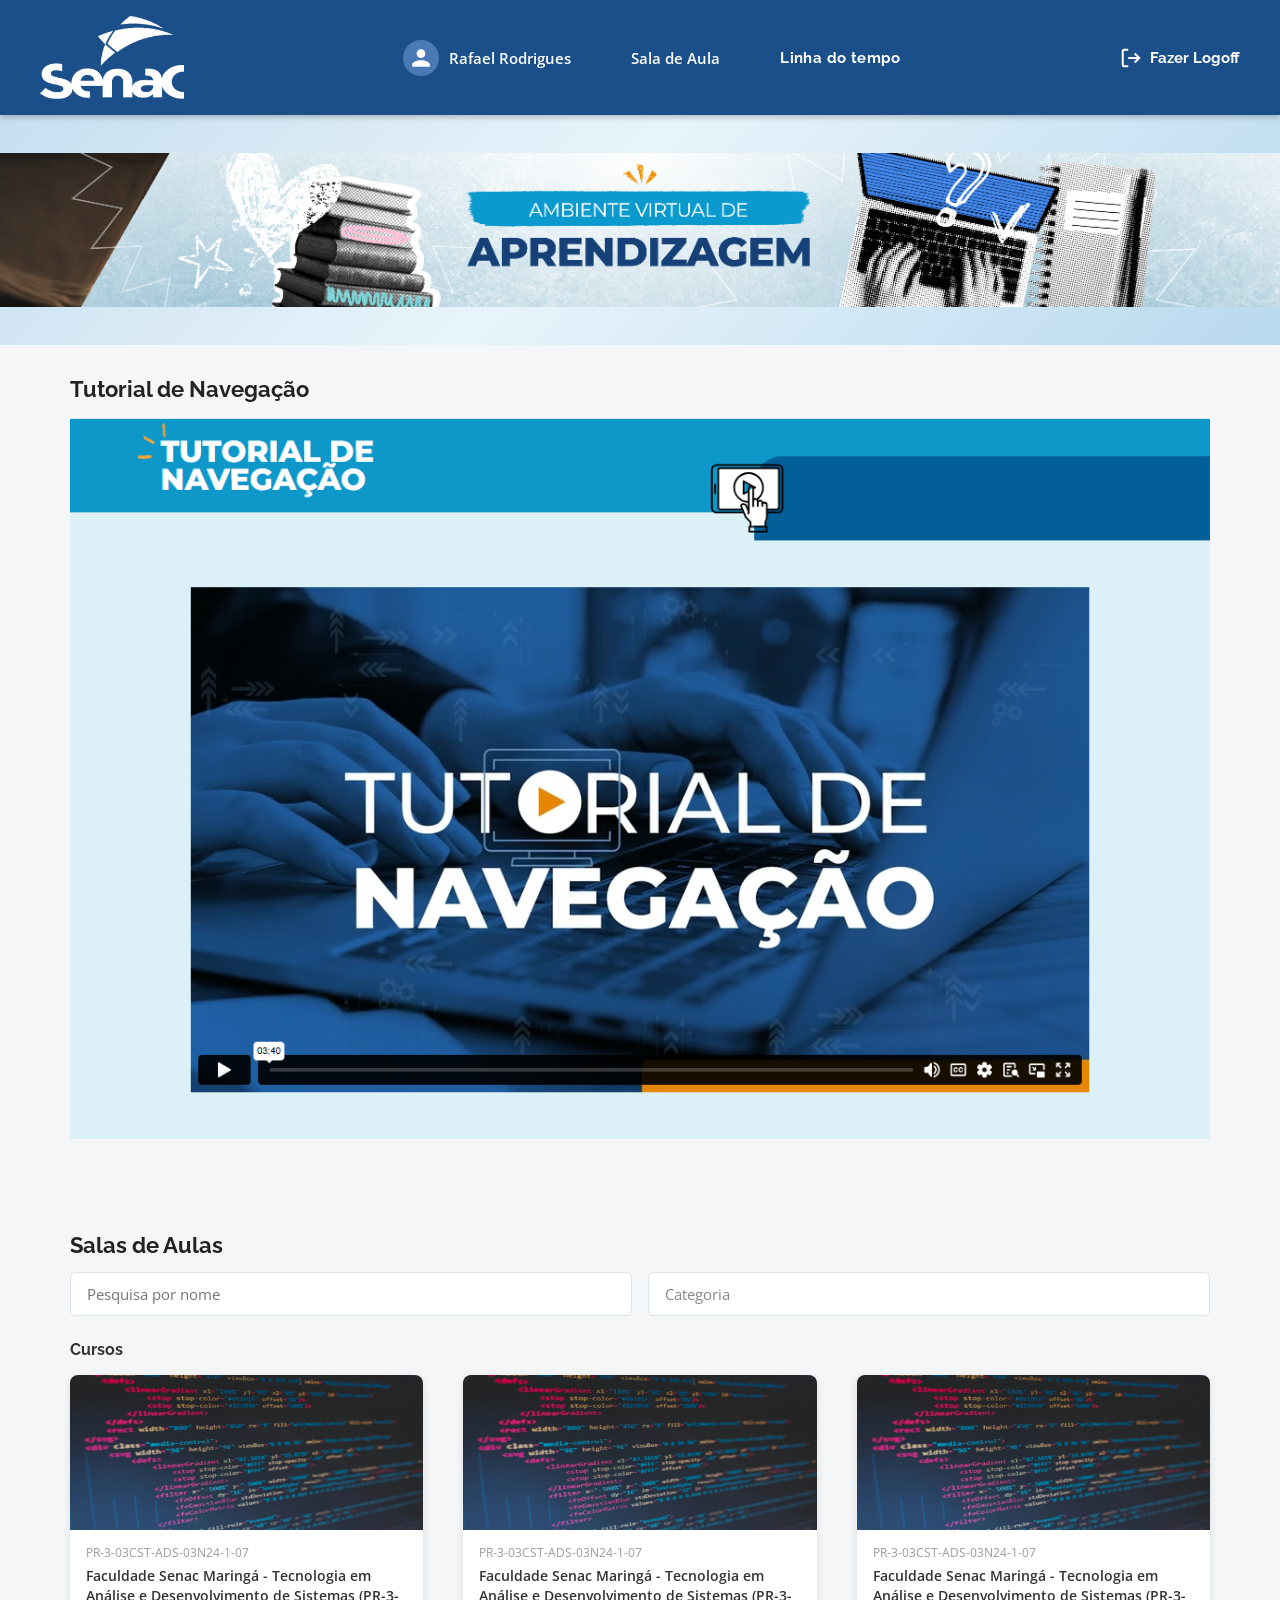
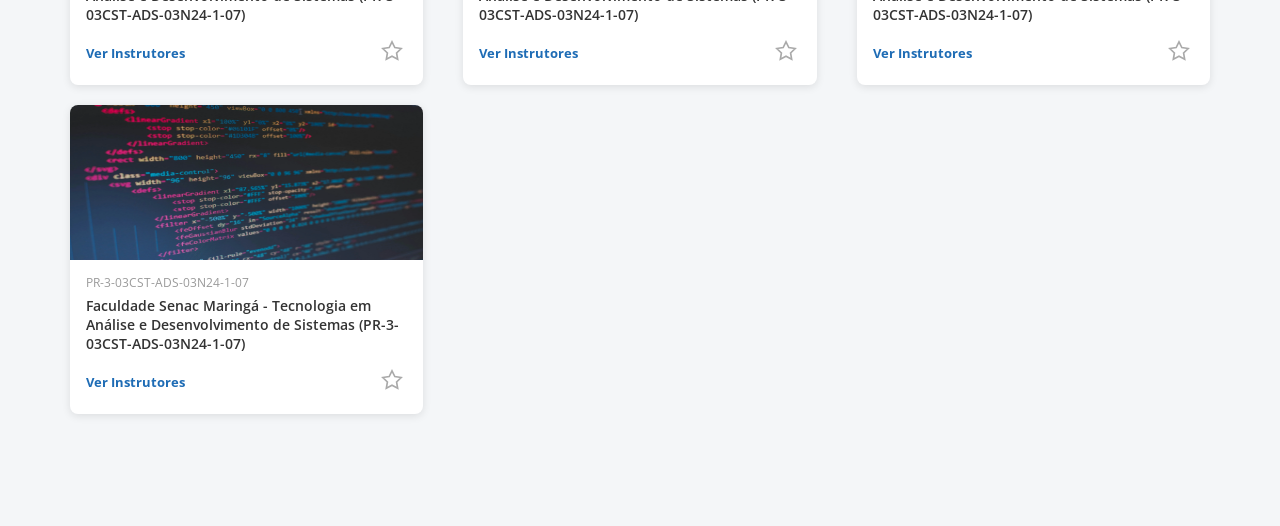
<file: AVA.html>
<!DOCTYPE html>
<html lang="pt-BR">
<head>
  <meta charset="UTF-8" />
  <meta name="viewport" content="width=device-width, initial-scale=1.0" />
  <title>AVA – Ambiente Virtual de Aprendizagem | Senac</title>
  <link rel="preconnect" href="https://fonts.googleapis.com" />
  <link rel="preconnect" href="https://fonts.gstatic.com" crossorigin />
  <link rel="stylesheet" href="../style/homeStyle.css">
  <link href="https://fonts.googleapis.com/css2?family=Raleway:wght@400;600;700;800&family=Open+Sans:wght@400;600;700&display=swap" rel="stylesheet" />

  <style>

  </style>
</head>
<body>

  <!-- ==================== CABEÇALHO ==================== -->
  <header class="cabecalho" role="banner">

    <!-- Logo Senac -->
    <a href="#" class="cabecalho__logo" aria-label="Senac – página inicial">
      <img class="logo__senac" src="../imagem/senac.png" alt="Logo Senac">
    </a>

    <!-- Usuário logado -->
    <div class="cabecalho__usuario" role="button" aria-label="Perfil de João Martins">
      
    <a class="user__perfil"  href="PerfilUsuario.html" aria-hidden="true">
        <div class="cabecalho__avatar" aria-hidden="true">
        <svg xmlns="http://www.w3.org/2000/svg" viewBox="0 0 24 24">
          <path d="M12 12c2.7 0 4.8-2.1 4.8-4.8S14.7 2.4 12 2.4 7.2 4.5 7.2 7.2 9.3 12 12 12zm0 2.4c-3.2 0-9.6 1.6-9.6 4.8v2.4h19.2v-2.4c0-3.2-6.4-4.8-9.6-4.8z"/>
        </svg>
      </div>
      <span>Rafael Rodrigues</span>
    </a>
      <a href="#titulo-salas" class="sala__de__aula">Sala de Aula</a>
      <a href="LinhaTempo.html" class="cabecalho__link">Linha do tempo</a>
    </div>

    <!-- Navegação -->
    <nav class="cabecalho__nav" aria-label="Menu principal">
      
      <a href="Login.html" class="cabecalho__logoff" aria-label="Fazer Logoff">
        <!-- Ícone de saída -->
        <svg xmlns="http://www.w3.org/2000/svg" viewBox="0 0 24 24" aria-hidden="true">
          <path d="M9 21H5a2 2 0 0 1-2-2V5a2 2 0 0 1 2-2h4"/>
          <polyline points="16 17 21 12 16 7"/>
          <line x1="21" y1="12" x2="9" y2="12"/>
        </svg>
        Fazer Logoff
      </a>
    </nav>

  </header>

  <!-- ==================== BANNER ==================== -->
  <section class="banner" aria-label="Banner do Ambiente Virtual de Aprendizagem">
    <img class="banner_Imagem" src="../imagem/bannerPagInstituicao.png" alt="Banner do Ambiente Virtual de Aprendizagem" srcset="">
  </section>

  <!-- ==================== CONTEÚDO PRINCIPAL ==================== -->
  <main class="principal" id="conteudo-principal">

    <!-- ---- Seção: Informações ---- -->
    <!--<section aria-labelledby="titulo-informacoes">
      <h2 class="secao-titulo" id="titulo-informacoes">Informações</h2>

      <article class="aviso" role="note" aria-label="Aviso de manutenção do sistema">

        <div class="aviso__cabecalho" aria-hidden="true">-->
          <!-- Ícone monitor com atenção -->
          <!--<svg class="aviso__icone-monitor" viewBox="0 0 60 52" xmlns="http://www.w3.org/2000/svg">
            <rect x="5" y="2" width="50" height="36" rx="5" fill="none" stroke="#fff" stroke-width="2.5"/>
            <rect x="5" y="2" width="50" height="36" rx="5" fill="#fff" opacity=".12"/>
            <line x1="22" y1="38" x2="18" y2="48" stroke="#fff" stroke-width="2.5" stroke-linecap="round"/>
            <line x1="38" y1="38" x2="42" y2="48" stroke="#fff" stroke-width="2.5" stroke-linecap="round"/>
            <line x1="14" y1="48" x2="46" y2="48" stroke="#fff" stroke-width="2.5" stroke-linecap="round"/>
          --><!-- ! -->
            <!--<text x="30" y="27" text-anchor="middle" font-family="sans-serif" font-weight="900"
                  font-size="20" fill="#fff">!</text>
          </svg>
        </div>

        <div class="aviso__corpo">
          <p class="aviso__saudacao">Prezado(a) usuário(a),</p>
          <p class="aviso__texto">
            Informamos que o Ambiente Virtual de Aprendizagem - AVA passará por uma manutenção
            programada no dia <strong>07/05.</strong>
          </p>
          <p class="aviso__texto">
            Durante esse período, <strong>o sistema ficará indisponível, com previsão de retorno
            às 17h do mesmo dia.</strong>
          </p>
          <p class="aviso__texto">
            Agradecemos a compreensão e, em caso de dúvidas, ficamos à disposição.
          </p>
          <p class="aviso__assinatura">Cordialmente,</p>
        </div>

      </article>
    </section>
    -->
    <section aria-labelledby="titulo-tutorial">
      <h2 class="secao-titulo">Tutorial de Navegação</h2>
      <img class="imgTutorial" src="../imagem/tutorial.png" alt="" sizes="" srcset="">
    </section>

    <!-- ---- Seção: Salas de Aula ---- -->
    <section aria-labelledby="titulo-salas">
     
      <h2 class="secao-titulo" id="titulo-salas">Salas de Aulas</h2>

      <!-- Filtros -->
      <div class="salas-cabecalho" role="search" aria-label="Filtrar salas de aula">
        <input
          type="search"
          class="salas-cabecalho__busca"
          placeholder="Pesquisa por nome"
          aria-label="Pesquisar sala por nome"
        />
        <select class="salas-cabecalho__categoria" aria-label="Filtrar por categoria">
          <option value="">Categoria</option>
          <option value="tecnologia">Tecnologia</option>
          <option value="saude">Saúde</option>
          <option value="gestao">Gestão</option>
        </select>
      </div>

      <!-- Lista de cursos -->
      <h3 class="cursos-titulo">Cursos</h3>

      <div class="cursos-grade" role="list">

        <!-- Card 1 -->
          <article class="curso-card" role="listitem">
            <a href="SalaAula.html" class="curso-card__full-link" aria-label="Abrir sala de aula"></a>
            <div class="curso-card__imagem">
              <img class="card__imagem" src="../imagem/bannerCodigo.png" alt="" srcset="">
            </div>
            <div class="curso-card__corpo">
              <p class="curso-card__codigo">PR-3-03CST-ADS-03N24-1-07</p>
              <p class="curso-card__nome">
                Faculdade Senac Maringá - Tecnologia em Análise e Desenvolvimento de Sistemas
                (PR-3-03CST-ADS-03N24-1-07)
              </p>
              <div class="curso-card__rodape">
                <div class="instrutores-container">
                  <a href="javascript:void(0)" class="curso-card__link-instrutores link-instrutores">Ver Instrutores</a>
                  <div class="balao-instrutores">
                    <div class="balao-conteudo">
                      <div class="instrutor-item">
                        <span class="container-icone">
                         <svg xmlns="http://www.w3.org/2000/svg" viewBox="0 0 24 24" width="35px" height="40px">
                          <path d="M12 12c2.7 0 4.8-2.1 4.8-4.8S14.7 2.4 12 2.4 7.2 4.5 7.2 7.2 9.3 12 12 12zm0 2.4c-3.2 0-9.6 1.6-9.6 4.8v2.4h19.2v-2.4c0-3.2-6.4-4.8-9.6-4.8z"/>
                        </svg>
                        </span>
                        <span>RAFAEL ALVES FLORINDO</span>
                      </div>
                      <div class="instrutor-item">
                        <span class="container-icone">
                         <svg xmlns="http://www.w3.org/2000/svg" viewBox="0 0 24 24" width="35px" height="40px">
                          <path d="M12 12c2.7 0 4.8-2.1 4.8-4.8S14.7 2.4 12 2.4 7.2 4.5 7.2 7.2 9.3 12 12 12zm0 2.4c-3.2 0-9.6 1.6-9.6 4.8v2.4h19.2v-2.4c0-3.2-6.4-4.8-9.6-4.8z"/>
                        </svg>
                        </span>
                        <span>IVERSON BARRETO MANFRINATO</span>
                      </div>
                      <div class="instrutor-item">
                       <span class="container-icone">
                         <svg xmlns="http://www.w3.org/2000/svg" viewBox="0 0 24 24" width="35px" height="40px">
                          <path d="M12 12c2.7 0 4.8-2.1 4.8-4.8S14.7 2.4 12 2.4 7.2 4.5 7.2 7.2 9.3 12 12 12zm0 2.4c-3.2 0-9.6 1.6-9.6 4.8v2.4h19.2v-2.4c0-3.2-6.4-4.8-9.6-4.8z"/>
                        </svg>
                        </span>
                        <span>MARIA SILVA</span>
                      </div>
                    </div>
                  </div>
                </div>
                <button
                  class="curso-card__favorito"
                  aria-label="Adicionar curso aos favoritos"
                  title="Favoritar"
                  onclick="this.classList.toggle('ativo')"
                >
                  <svg xmlns="http://www.w3.org/2000/svg" viewBox="0 0 24 24">
                    <polygon points="12 2 15.09 8.26 22 9.27 17 14.14 18.18 21.02 12 17.77 5.82 21.02 7 14.14 2 9.27 8.91 8.26 12 2"/>
                  </svg>
                </button>
              </div>
            </div>
          </article>
        <!-- Card 2 -->
        <article class="curso-card" role="listitem">
          <a href="SalaAula.html" class="curso-card__full-link" aria-label="Abrir sala de aula"></a>
          <div class="curso-card__imagem">
            <img class="card__imagem" src="../imagem/bannerCodigo.png" alt="" srcset="">
          </div>
          <div class="curso-card__corpo">
            <p class="curso-card__codigo">PR-3-03CST-ADS-03N24-1-07</p>
            <p class="curso-card__nome">
              Faculdade Senac Maringá - Tecnologia em Análise e Desenvolvimento de Sistemas
              (PR-3-03CST-ADS-03N24-1-07)
            </p>
            <div class="curso-card__rodape">
                <div class="instrutores-container">
                  <a href="javascript:void(0)" class="curso-card__link-instrutores link-instrutores">Ver Instrutores</a>
                  <div class="balao-instrutores">
                    <div class="balao-conteudo">
                      <div class="instrutor-item">
                       <span class="container-icone">
                         <svg xmlns="http://www.w3.org/2000/svg" viewBox="0 0 24 24" width="35px" height="40px">
                          <path d="M12 12c2.7 0 4.8-2.1 4.8-4.8S14.7 2.4 12 2.4 7.2 4.5 7.2 7.2 9.3 12 12 12zm0 2.4c-3.2 0-9.6 1.6-9.6 4.8v2.4h19.2v-2.4c0-3.2-6.4-4.8-9.6-4.8z"/>
                        </svg>
                        </span>
                        <span>RAFAEL ALVES FLORINDO</span>
                      </div>
                      <div class="instrutor-item">
                       <span class="container-icone">
                         <svg xmlns="http://www.w3.org/2000/svg" viewBox="0 0 24 24" width="35px" height="40px">
                          <path d="M12 12c2.7 0 4.8-2.1 4.8-4.8S14.7 2.4 12 2.4 7.2 4.5 7.2 7.2 9.3 12 12 12zm0 2.4c-3.2 0-9.6 1.6-9.6 4.8v2.4h19.2v-2.4c0-3.2-6.4-4.8-9.6-4.8z"/>
                        </svg>
                        </span>
                        <span>IVERSON BARRETO MANFRINATO</span>
                      </div>
                      <div class="instrutor-item">
                       <span class="container-icone">
                         <svg xmlns="http://www.w3.org/2000/svg" viewBox="0 0 24 24" width="35px" height="40px">
                          <path d="M12 12c2.7 0 4.8-2.1 4.8-4.8S14.7 2.4 12 2.4 7.2 4.5 7.2 7.2 9.3 12 12 12zm0 2.4c-3.2 0-9.6 1.6-9.6 4.8v2.4h19.2v-2.4c0-3.2-6.4-4.8-9.6-4.8z"/>
                        </svg>
                        </span>
                        <span>MARIA SILVA</span>
                      </div>
                    </div>
                  </div>
                </div>
                <button
                  class="curso-card__favorito"
                  aria-label="Adicionar curso aos favoritos"
                  title="Favoritar"
                  onclick="this.classList.toggle('ativo')"
                >
                <svg xmlns="http://www.w3.org/2000/svg" viewBox="0 0 24 24">
                  <polygon points="12 2 15.09 8.26 22 9.27 17 14.14 18.18 21.02 12 17.77 5.82 21.02 7 14.14 2 9.27 8.91 8.26 12 2"/>
                </svg>
              </button>
            </div>
          </div>
        </article>

        <!-- Card 3 -->
        <article class="curso-card" role="listitem">
          <a href="SalaAula.html" class="curso-card__full-link" aria-label="Abrir sala de aula"></a>
          <div class="curso-card__imagem">
              <img class="card__imagem" src="../imagem/bannerCodigo.png" alt="Banner do curso de Análise e Desenvolvimento de Sistemas" >
          </div>
          <div class="curso-card__corpo">
            <p class="curso-card__codigo">PR-3-03CST-ADS-03N24-1-07</p>
            <p class="curso-card__nome">
              Faculdade Senac Maringá - Tecnologia em Análise e Desenvolvimento de Sistemas
              (PR-3-03CST-ADS-03N24-1-07)
            </p>
            <div class="curso-card__rodape">
              <div class="instrutores-container">
                <a href="javascript:void(0)" class="curso-card__link-instrutores link-instrutores">Ver Instrutores</a>
                <div class="balao-instrutores">
                  <div class="balao-conteudo">
                    <div class="instrutor-item">
                     <span class="container-icone">
                         <svg xmlns="http://www.w3.org/2000/svg" viewBox="0 0 24 24" width="35px" height="40px">
                          <path d="M12 12c2.7 0 4.8-2.1 4.8-4.8S14.7 2.4 12 2.4 7.2 4.5 7.2 7.2 9.3 12 12 12zm0 2.4c-3.2 0-9.6 1.6-9.6 4.8v2.4h19.2v-2.4c0-3.2-6.4-4.8-9.6-4.8z"/>
                        </svg>
                        </span>
                      <span>RAFAEL ALVES FLORINDO</span>
                    </div>
                    <div class="instrutor-item">
                     <span class="container-icone">
                         <svg xmlns="http://www.w3.org/2000/svg" viewBox="0 0 24 24" width="35px" height="40px">
                          <path d="M12 12c2.7 0 4.8-2.1 4.8-4.8S14.7 2.4 12 2.4 7.2 4.5 7.2 7.2 9.3 12 12 12zm0 2.4c-3.2 0-9.6 1.6-9.6 4.8v2.4h19.2v-2.4c0-3.2-6.4-4.8-9.6-4.8z"/>
                        </svg>
                        </span>
                      <span>IVERSON BARRETO MANFRINATO</span>
                    </div>
                    <div class="instrutor-item">
                     <span class="container-icone">
                         <svg xmlns="http://www.w3.org/2000/svg" viewBox="0 0 24 24" width="35px" height="40px">
                          <path d="M12 12c2.7 0 4.8-2.1 4.8-4.8S14.7 2.4 12 2.4 7.2 4.5 7.2 7.2 9.3 12 12 12zm0 2.4c-3.2 0-9.6 1.6-9.6 4.8v2.4h19.2v-2.4c0-3.2-6.4-4.8-9.6-4.8z"/>
                        </svg>
                        </span>
                      <span>MARIA SILVA</span>
                    </div>
                  </div>
                </div>
              </div>
              <button
                class="curso-card__favorito"
                aria-label="Adicionar curso aos favoritos"
                title="Favoritar"
                onclick="this.classList.toggle('ativo')"
              >
                <svg xmlns="http://www.w3.org/2000/svg" viewBox="0 0 24 24">
                  <polygon points="12 2 15.09 8.26 22 9.27 17 14.14 18.18 21.02 12 17.77 5.82 21.02 7 14.14 2 9.27 8.91 8.26 12 2"/>
                </svg>
              </button>
            </div>
          </div>
        </article>

        <article class="curso-card" role="listitem">
          <a href="SalaAula.html" class="curso-card__full-link" aria-label="Abrir sala de aula"></a>
          <div class="curso-card__imagem">
              <img class="card__imagem" src="../imagem/bannerCodigo.png" alt="Banner do curso de Análise e Desenvolvimento de Sistemas" >
          </div>
          <div class="curso-card__corpo">
            <p class="curso-card__codigo">PR-3-03CST-ADS-03N24-1-07</p>
            <p class="curso-card__nome">
              Faculdade Senac Maringá - Tecnologia em Análise e Desenvolvimento de Sistemas
              (PR-3-03CST-ADS-03N24-1-07)
            </p>
            <div class="curso-card__rodape">
              <div class="instrutores-container">
                <a href="javascript:void(0)" class="curso-card__link-instrutores link-instrutores">Ver Instrutores</a>
                <div class="balao-instrutores">
                  <div class="balao-conteudo">
                    <div class="instrutor-item">
                     <span class="container-icone">
                         <svg xmlns="http://www.w3.org/2000/svg" viewBox="0 0 24 24" width="35px" height="40px">
                          <path d="M12 12c2.7 0 4.8-2.1 4.8-4.8S14.7 2.4 12 2.4 7.2 4.5 7.2 7.2 9.3 12 12 12zm0 2.4c-3.2 0-9.6 1.6-9.6 4.8v2.4h19.2v-2.4c0-3.2-6.4-4.8-9.6-4.8z"/>
                        </svg>
                        </span>
                      <span>RAFAEL ALVES FLORINDO</span>
                    </div>
                    <div class="instrutor-item">
                     <span class="container-icone">
                         <svg xmlns="http://www.w3.org/2000/svg" viewBox="0 0 24 24" width="35px" height="40px">
                          <path d="M12 12c2.7 0 4.8-2.1 4.8-4.8S14.7 2.4 12 2.4 7.2 4.5 7.2 7.2 9.3 12 12 12zm0 2.4c-3.2 0-9.6 1.6-9.6 4.8v2.4h19.2v-2.4c0-3.2-6.4-4.8-9.6-4.8z"/>
                        </svg>
                        </span>
                      <span>IVERSON BARRETO MANFRINATO</span>
                    </div>
                    <div class="instrutor-item">
                     <span class="container-icone">
                         <svg xmlns="http://www.w3.org/2000/svg" viewBox="0 0 24 24" width="35px" height="40px">
                          <path d="M12 12c2.7 0 4.8-2.1 4.8-4.8S14.7 2.4 12 2.4 7.2 4.5 7.2 7.2 9.3 12 12 12zm0 2.4c-3.2 0-9.6 1.6-9.6 4.8v2.4h19.2v-2.4c0-3.2-6.4-4.8-9.6-4.8z"/>
                        </svg>
                        </span>
                      <span>MARIA SILVA</span>
                    </div>
                  </div>
                </div>
              </div>
              <button
                class="curso-card__favorito"
                aria-label="Adicionar curso aos favoritos"
                title="Favoritar"
                onclick="this.classList.toggle('ativo')"
              >
                <svg xmlns="http://www.w3.org/2000/svg" viewBox="0 0 24 24">
                  <polygon points="12 2 15.09 8.26 22 9.27 17 14.14 18.18 21.02 12 17.77 5.82 21.02 7 14.14 2 9.27 8.91 8.26 12 2"/>
                </svg>
              </button>
            </div>
          </div>
        </article>


      </div><!-- /cursos-grade -->
    </section>

  </main>

  <script>
    document.querySelectorAll('.link-instrutores').forEach(btn => {
      btn.addEventListener('click', function (event) {
        event.preventDefault();
        event.stopPropagation();
        const balao = this.closest('.instrutores-container').querySelector('.balao-instrutores');
        balao.classList.toggle('ativo');
      });
    });

    window.addEventListener('click', function (event) {
      document.querySelectorAll('.balao-instrutores.ativo').forEach(balao => {
        const container = balao.closest('.instrutores-container');
        if (container && !container.contains(event.target)) {
          balao.classList.remove('ativo');
        }
      });
    });
  </script>
</body>
</html>
</file>
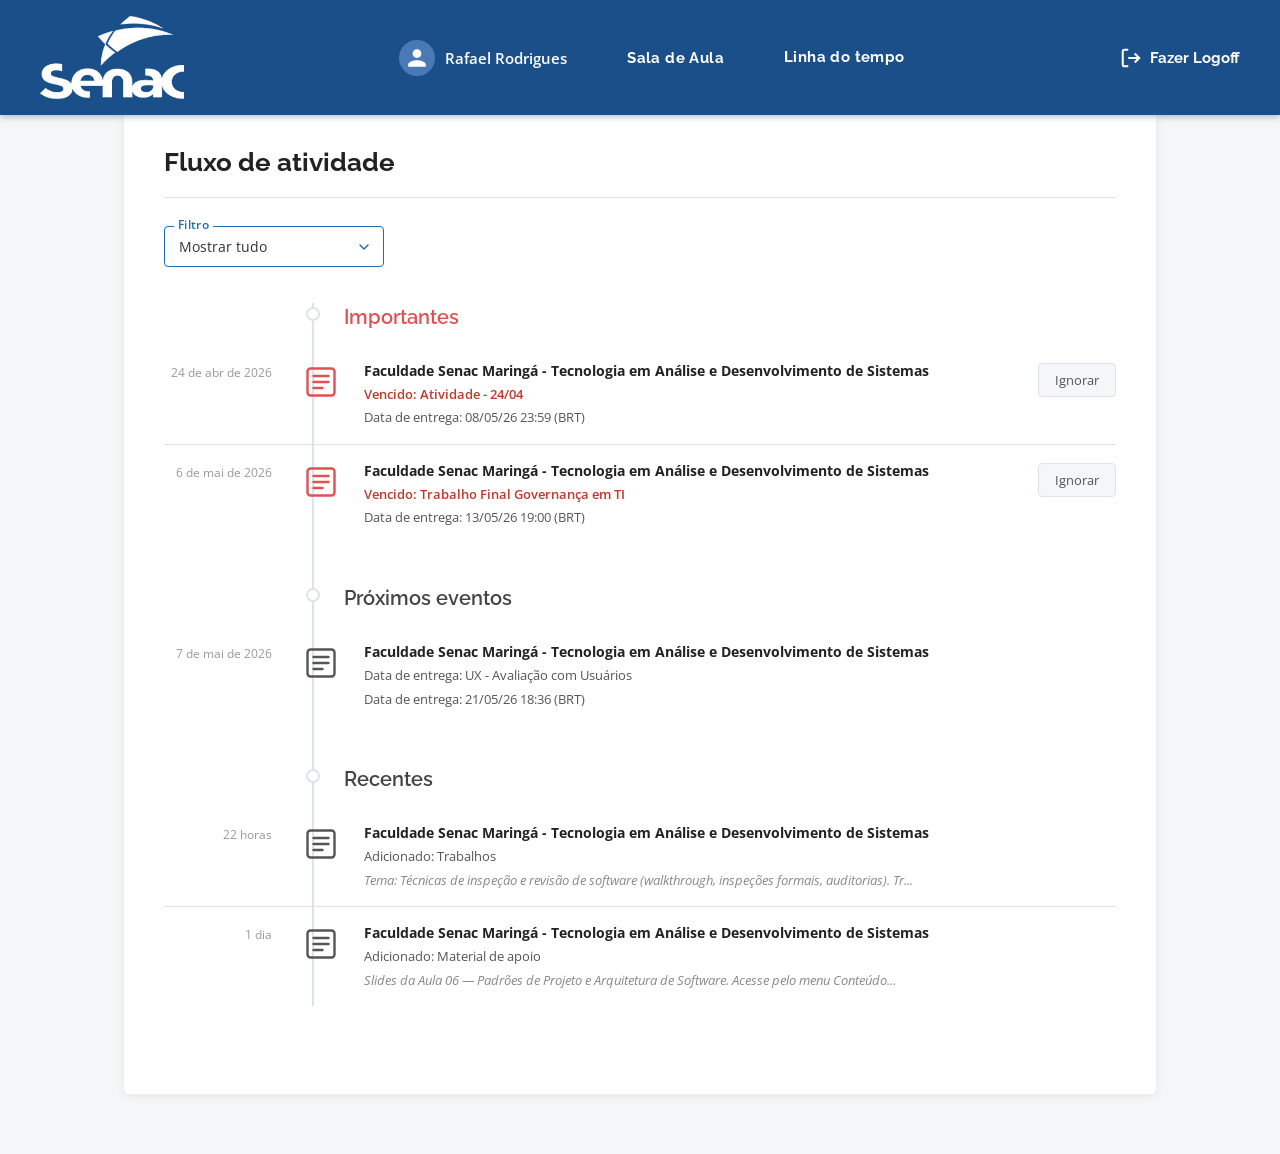
<file: LinhaTempo.html>
<!DOCTYPE html>
<html lang="pt-BR">
<head>
  <meta charset="UTF-8" />
  <meta name="viewport" content="width=device-width, initial-scale=1.0" />
  <title>Linha do Tempo | Senac AVA</title>
  <link rel="preconnect" href="https://fonts.googleapis.com" />
  <link rel="preconnect" href="https://fonts.gstatic.com" crossorigin />
  <link href="https://fonts.googleapis.com/css2?family=Raleway:wght@400;600;700;800&family=Open+Sans:wght@400;600;700&display=swap" rel="stylesheet" />
  <link rel="stylesheet" href="../style/LinhaTempoStyle.css" />
</head>
<body>

  <!-- ==================== CABEÇALHO ==================== -->
  <header class="cabecalho" role="banner">

    <a href="AVA.html" class="cabecalho__logo" aria-label="Senac – página inicial">
      <img class="logo__senac" src="../imagem/senac.png" alt="Logo Senac" />
    </a>

    <div class="cabecalho__usuario">
      <a class="user__perfil" href="PerfilUsuario.html" aria-label="Perfil de Rafael Rodrigues">
        <div class="cabecalho__avatar" aria-hidden="true">
          <svg xmlns="http://www.w3.org/2000/svg" viewBox="0 0 24 24">
            <path d="M12 12c2.7 0 4.8-2.1 4.8-4.8S14.7 2.4 12 2.4 7.2 4.5 7.2 7.2 9.3 12 12 12zm0 2.4c-3.2 0-9.6 1.6-9.6 4.8v2.4h19.2v-2.4c0-3.2-6.4-4.8-9.6-4.8z"/>
          </svg>
        </div>
        <span>Rafael Rodrigues</span>
      </a>
      <a href="AVA.html#titulo-salas" class="cabecalho__link">Sala de Aula</a>
      <a href="LinhaTempo.html" class="cabecalho__link cabecalho__link--ativo" aria-current="page">Linha do tempo</a>
    </div>

    <nav class="cabecalho__nav" aria-label="Menu principal">
      <a href="Login.html" class="cabecalho__logoff" aria-label="Fazer Logoff">
        <svg xmlns="http://www.w3.org/2000/svg" viewBox="0 0 24 24" aria-hidden="true">
          <path d="M9 21H5a2 2 0 0 1-2-2V5a2 2 0 0 1 2-2h4"/>
          <polyline points="16 17 21 12 16 7"/>
          <line x1="21" y1="12" x2="9" y2="12"/>
        </svg>
        Fazer Logoff
      </a>
    </nav>

  </header>

  <!-- ==================== CONTEÚDO PRINCIPAL ==================== -->
  <main class="principal" id="conteudo-principal">

    <div class="fluxo-container">

      <!-- ---- Cabeçalho da página ---- -->
      <div class="fluxo-container__topo">
        <h1 class="fluxo-titulo">Fluxo de atividade</h1>
        <hr class="fluxo-divisor" aria-hidden="true" />
      </div>

      <!-- ---- Filtro ---- -->
      <div class="fluxo-filtro" role="search" aria-label="Filtrar atividades">
        <label class="fluxo-filtro__label" for="filtro-select">Filtro</label>
        <div class="fluxo-filtro__wrapper">
          <select
            class="fluxo-filtro__select"
            id="filtro-select"
            aria-label="Selecionar filtro de atividades"
            onchange="filtrarAtividades(this.value)"
          >
            <option value="todos">Mostrar tudo</option>
            <option value="importantes">Importantes</option>
            <option value="proximos">Próximos eventos</option>
            <option value="recentes">Recentes</option>
          </select>
          <span class="fluxo-filtro__icone" aria-hidden="true">
            <svg xmlns="http://www.w3.org/2000/svg" viewBox="0 0 24 24">
              <polyline points="6 9 12 15 18 9"/>
            </svg>
          </span>
        </div>
      </div>

      <!-- ==================== LINHA DO TEMPO ==================== -->
      <div class="linha-tempo" role="feed" aria-label="Linha do tempo de atividades">

        <!-- Trilha vertical azul (decorativa) -->
        <div class="linha-tempo__trilha" aria-hidden="true"></div>

        <!-- ============================================
             GRUPO: IMPORTANTES
        ============================================ -->
        <section
          class="grupo-tempo"
          data-grupo="importantes"
          aria-labelledby="grupo-importantes"
        >
          <!-- Marcador de grupo -->
          <div class="grupo-tempo__marcador" aria-hidden="true">
            <span class="grupo-tempo__bolinha grupo-tempo__bolinha--vazio"></span>
          </div>

          <h2 class="grupo-tempo__titulo grupo-tempo__titulo--importante" id="grupo-importantes">
            Importantes
          </h2>

          <!-- Item 1 — Importante -->
          <article
            class="atividade-item atividade-item--importante"
            data-grupo="importantes"
            aria-label="Atividade importante vencida"
          >
            <!-- Data -->
            <time class="atividade-item__data" datetime="2026-04-24">
              24 de abr de 2026
            </time>

            <!-- Ícone tarefa vermelho -->
            <div class="atividade-item__icone atividade-item__icone--importante" aria-hidden="true">
              <svg xmlns="http://www.w3.org/2000/svg" viewBox="0 0 24 24">
                <rect x="3" y="3" width="18" height="18" rx="2"/>
                <line x1="7" y1="8"  x2="17" y2="8"/>
                <line x1="7" y1="12" x2="17" y2="12"/>
                <line x1="7" y1="16" x2="13" y2="16"/>
              </svg>
            </div>

            <!-- Conteúdo -->
            <div class="atividade-item__corpo">
              <p class="atividade-item__curso">
               Faculdade Senac Maringá - Tecnologia em Análise e Desenvolvimento de Sistemas
              </p>
              <p class="atividade-item__detalhe atividade-item__detalhe--vencido">
                <a href="SalaAula.html" target="_blank" rel="noopener noreferrer">
                    Vencido: Atividade - 24/04
                </a>
              </p>
              <p class="atividade-item__detalhe">
                Data de entrega: 08/05/26 23:59 (BRT)
              </p>
            </div>

            <!-- Ação -->
            <div class="atividade-item__acoes">
              <button
                class="btn-ignorar"
                aria-label="Ignorar esta atividade"
                onclick="ignorarItem(this)"
              >
                Ignorar
              </button>
            </div>
          </article>

          <!-- Item 2 — Importante -->
          <article
            class="atividade-item atividade-item--importante"
            data-grupo="importantes"
            aria-label="Atividade importante vencida"
          >
            <time class="atividade-item__data" datetime="2026-05-06">
              6 de mai de 2026
            </time>

            <div class="atividade-item__icone atividade-item__icone--importante" aria-hidden="true">
              <svg xmlns="http://www.w3.org/2000/svg" viewBox="0 0 24 24">
                <rect x="3" y="3" width="18" height="18" rx="2"/>
                <line x1="7" y1="8"  x2="17" y2="8"/>
                <line x1="7" y1="12" x2="17" y2="12"/>
                <line x1="7" y1="16" x2="13" y2="16"/>
              </svg>
            </div>

            <div class="atividade-item__corpo">
              <p class="atividade-item__curso">
               Faculdade Senac Maringá - Tecnologia em Análise e Desenvolvimento de Sistemas
              </p>
              <p class="atividade-item__detalhe atividade-item__detalhe--vencido">
                <a href="SalaAula.html" target="_blank" rel="noopener noreferrer">
                    Vencido: Trabalho Final Governança em TI
                </a>
              </p>
              <p class="atividade-item__detalhe">
                Data de entrega: 13/05/26 19:00 (BRT)
              </p>
            </div>

            <div class="atividade-item__acoes">
              <button
                class="btn-ignorar"
                aria-label="Ignorar esta atividade"
                onclick="ignorarItem(this)"
              >
                Ignorar
              </button>
            </div>
          </article>

        </section>
        <!-- /IMPORTANTES -->

        <!-- ============================================
             GRUPO: PRÓXIMOS EVENTOS
        ============================================ -->
        <section
          class="grupo-tempo"
          data-grupo="proximos"
          aria-labelledby="grupo-proximos"
        >
          <div class="grupo-tempo__marcador" aria-hidden="true">
            <span class="grupo-tempo__bolinha grupo-tempo__bolinha--vazio"></span>
          </div>

          <h2 class="grupo-tempo__titulo" id="grupo-proximos">
            Próximos eventos
          </h2>

          <!-- Item 1 — Próximo -->
          <article
            class="atividade-item"
            data-grupo="proximos"
            aria-label="Próximo evento"
          >
            <time class="atividade-item__data" datetime="2026-05-07">
              7 de mai de 2026
            </time>

            <div class="atividade-item__icone" aria-hidden="true">
              <svg xmlns="http://www.w3.org/2000/svg" viewBox="0 0 24 24">
                <rect x="3" y="3" width="18" height="18" rx="2"/>
                <line x1="7" y1="8"  x2="17" y2="8"/>
                <line x1="7" y1="12" x2="17" y2="12"/>
                <line x1="7" y1="16" x2="13" y2="16"/>
              </svg>
            </div>

            <div class="atividade-item__corpo">
              <p class="atividade-item__curso">
               Faculdade Senac Maringá - Tecnologia em Análise e Desenvolvimento de Sistemas
              </p>
              <p class="atividade-item__detalhe">
                <a href="SalaAula.html" target="_blank" rel="noopener noreferrer">
                    Data de entrega: UX - Avaliação com Usuários
                </a>
              </p>
              <p class="atividade-item__detalhe">
                Data de entrega: 21/05/26 18:36 (BRT)
              </p>
            </div>

            <!-- Sem botão Ignorar nos próximos -->
            <div class="atividade-item__acoes"></div>
          </article>

        </section>
        <!-- /PRÓXIMOS EVENTOS -->

        <!-- ============================================
             GRUPO: RECENTES
        ============================================ -->
        <section
          class="grupo-tempo"
          data-grupo="recentes"
          aria-labelledby="grupo-recentes"
        >
          <div class="grupo-tempo__marcador" aria-hidden="true">
            <span class="grupo-tempo__bolinha grupo-tempo__bolinha--vazio"></span>
          </div>

          <h2 class="grupo-tempo__titulo" id="grupo-recentes">
            Recentes
          </h2>

          <!-- Item 1 — Recente -->
          <article
            class="atividade-item"
            data-grupo="recentes"
            aria-label="Atividade recente"
          >
            <time class="atividade-item__data" datetime="2026-05-13">
              22 horas
            </time>

            <div class="atividade-item__icone" aria-hidden="true">
              <svg xmlns="http://www.w3.org/2000/svg" viewBox="0 0 24 24">
                <rect x="3" y="3" width="18" height="18" rx="2"/>
                <line x1="7" y1="8"  x2="17" y2="8"/>
                <line x1="7" y1="12" x2="17" y2="12"/>
                <line x1="7" y1="16" x2="13" y2="16"/>
              </svg>
            </div>

            <div class="atividade-item__corpo">
              <p class="atividade-item__curso">
               Faculdade Senac Maringá - Tecnologia em Análise e Desenvolvimento de Sistemas
              </p>
              <p class="atividade-item__detalhe">
                <a href="SalaAula.html" target="_blank" rel="noopener noreferrer">
                    Adicionado: Trabalhos
                </a>
              </p>
              <p class="atividade-item__detalhe atividade-item__detalhe--resumo">
    
                Tema: Técnicas de inspeção e revisão de software (walkthrough, inspeções formais, auditorias). Tr...
              </p>
            </div>

            <div class="atividade-item__acoes"></div>
          </article>

          <!-- Item 2 — Recente (extra para enriquecer) -->
          <article
            class="atividade-item"
            data-grupo="recentes"
            aria-label="Atividade recente"
          >
            <time class="atividade-item__data" datetime="2026-05-13">
              1 dia
            </time>

            <div class="atividade-item__icone" aria-hidden="true">
              <svg xmlns="http://www.w3.org/2000/svg" viewBox="0 0 24 24">
                <rect x="3" y="3" width="18" height="18" rx="2"/>
                <line x1="7" y1="8"  x2="17" y2="8"/>
                <line x1="7" y1="12" x2="17" y2="12"/>
                <line x1="7" y1="16" x2="13" y2="16"/>
              </svg>
            </div>

            <div class="atividade-item__corpo">
              <p class="atividade-item__curso">
               Faculdade Senac Maringá - Tecnologia em Análise e Desenvolvimento de Sistemas
              </p>
              <p class="atividade-item__detalhe">
                <a href="SalaAula.html" target="_blank" rel="noopener noreferrer">
                    Adicionado: Material de apoio
                </a>
              </p>
              <p class="atividade-item__detalhe atividade-item__detalhe--resumo">
                Slides da Aula 06 — Padrões de Projeto e Arquitetura de Software. Acesse pelo menu Conteúdo...
              </p>
            </div>

            <div class="atividade-item__acoes"></div>
          </article>

        </section>
        <!-- /RECENTES -->

      </div>
      <!-- /linha-tempo -->

    </div>
    <!-- /fluxo-container -->

  </main>

  <!-- ==================== JAVASCRIPT ==================== -->
  <script>
    /* =============================================
       FILTRAR GRUPOS DA LINHA DO TEMPO
    ============================================= */
    function filtrarAtividades(valor) {
      const grupos = document.querySelectorAll('.grupo-tempo');

      grupos.forEach(grupo => {
        if (valor === 'todos' || grupo.dataset.grupo === valor) {
          grupo.hidden = false;
        } else {
          grupo.hidden = true;
        }
      });
    }

    /* =============================================
       IGNORAR ITEM COM ANIMAÇÃO
    ============================================= */
    function ignorarItem(btn) {
      const item = btn.closest('.atividade-item');

      item.classList.add('atividade-item--ignorando');

      item.addEventListener('transitionend', () => {
        item.remove();

        /* Se o grupo ficou vazio, remove o grupo inteiro */
        const grupo = item.closest('.grupo-tempo');
        if (grupo) {
          const itensRestantes = grupo.querySelectorAll('.atividade-item');
          if (itensRestantes.length === 0) {
            grupo.classList.add('grupo-tempo--vazio');
            grupo.addEventListener('transitionend', () => grupo.remove(), { once: true });
          }
        }
      }, { once: true });
    }
  </script>

</body>
</html>
</file>
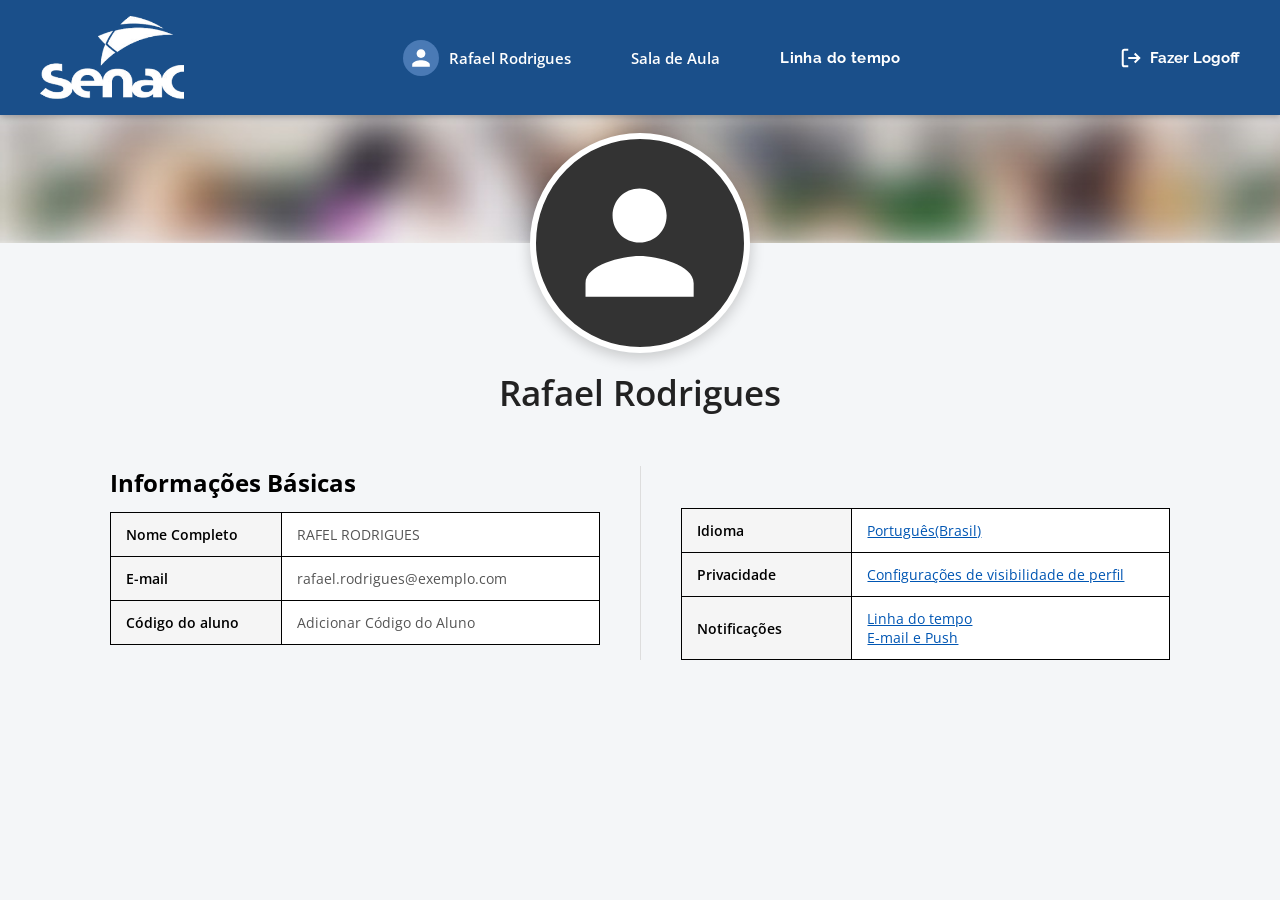
<file: PerfilUsuario.html>
<!DOCTYPE html>
<html lang="pt-BR">
<head>
  <meta charset="UTF-8" />
  <meta name="viewport" content="width=device-width, initial-scale=1.0" />
  <title>Perfil do Usuário</title>
  <link rel="preconnect" href="https://fonts.googleapis.com" />
  <link rel="preconnect" href="https://fonts.gstatic.com" crossorigin />
  <link rel="stylesheet" href="../style/perfilUsuarioStyle.css">
  <link href="https://fonts.googleapis.com/css2?family=Raleway:wght@400;600;700;800&family=Open+Sans:wght@400;600;700&display=swap" rel="stylesheet" />

  <style>

  </style>
</head>
<body>

  <!-- ==================== CABEÇALHO ==================== -->
  <header class="cabecalho" role="banner">

    <!-- Logo Senac -->
    <a href="AVA.html" class="cabecalho__logo" aria-label="Senac – página inicial">
      <img class="logo__senac" src="../imagem/senac.png" alt="Logo Senac">
    </a>

    <!-- Usuário logado -->
    <div class="cabecalho__usuario" role="button" aria-label="Perfil de João Martins">
      <div class="user__perfil">
        <div class="cabecalho__avatar" aria-hidden="true">
        <svg xmlns="http://www.w3.org/2000/svg" viewBox="0 0 24 24">
          <path d="M12 12c2.7 0 4.8-2.1 4.8-4.8S14.7 2.4 12 2.4 7.2 4.5 7.2 7.2 9.3 12 12 12zm0 2.4c-3.2 0-9.6 1.6-9.6 4.8v2.4h19.2v-2.4c0-3.2-6.4-4.8-9.6-4.8z"/>
        </svg>
      </div>
      <span>Rafael Rodrigues</span>
      </div>
      <a href="AVA.html#titulo-salas" class="sala__de__aula">Sala de Aula</a>
      <a href="LinhaTempo.html" class="cabecalho__link">Linha do tempo</a>
    </div>

    <!-- Navegação -->
    <nav class="cabecalho__nav" aria-label="Menu principal">
      
      <a href="Login.html" class="cabecalho__logoff" aria-label="Fazer Logoff">
        <!-- Ícone de saída -->
        <svg xmlns="http://www.w3.org/2000/svg" viewBox="0 0 24 24" aria-hidden="true">
          <path d="M9 21H5a2 2 0 0 1-2-2V5a2 2 0 0 1 2-2h4"/>
          <polyline points="16 17 21 12 16 7"/>
          <line x1="21" y1="12" x2="9" y2="12"/>
        </svg>
        Fazer Logoff
      </a>
    </nav>

  </header>

  <section class="perfil-banner" aria-hidden="true">
    <div class="perfil-banner__overlay"></div>
</section>

<main class="perfil-container">
  
  <header class="perfil-header">
    <div class="perfil-avatar-wrapper">
      <svg class="perfil-svg" xmlns="http://www.w3.org/2000/svg" viewBox="0 0 24 24" aria-hidden="true">
        <path d="M12 12c2.7 0 4.8-2.1 4.8-4.8S14.7 2.4 12 2.4 7.2 4.5 7.2 7.2 9.3 12 12 12zm0 2.4c-3.2 0-9.6 1.6-9.6 4.8v2.4h19.2v-2.4c0-3.2-6.4-4.8-9.6-4.8z"/>
      </svg>
    </div>
    <h1 class="perfil-nome-exibicao">Rafael Rodrigues</h1>
  </header>

  <section class="perfil-grid">
    
    <div class="perfil-secao">
      <h2 class="perfil-titulo-tabela">Informações Básicas</h2>
      <table class="tabela-info">
        <tr>
          <th>Nome Completo</th>
          <td>RAFEL RODRIGUES</td>
        </tr>
        <tr>
          <th>E-mail</th>
          <td>rafael.rodrigues@exemplo.com</td>
        </tr>
        <tr>
          <th>Código do aluno</th>
          <td><a href="#" class="link-destaque">Adicionar Código do Aluno</a></td>
        </tr>
      </table>
    </div>

    <div class="perfil-divisor-v" aria-hidden="true"></div>

    <div class="perfil-secao perfil-secao-ajuste">
      <table class="tabela-info">
        <tr>
          <th>Idioma</th>
          <td><a href="#" class="link-perfil">Português(Brasil)</a></td>
        </tr>
        <tr>
          <th>Privacidade</th>
          <td><a href="#" class="link-perfil">Configurações de visibilidade de perfil</a></td>
        </tr>
        <tr>
          <th>Notificações</th>
          <td>
            <ul class="perfil-lista-simples">
              <li><a href="#" class="link-perfil">Linha do tempo</a></li>
              <li><a href="#" class="link-perfil">E-mail e Push</a></li>
            </ul>
          </td>
        </tr>
      </table>
    </div>

  </section>
</main>
 

</body>
</html>
</file>
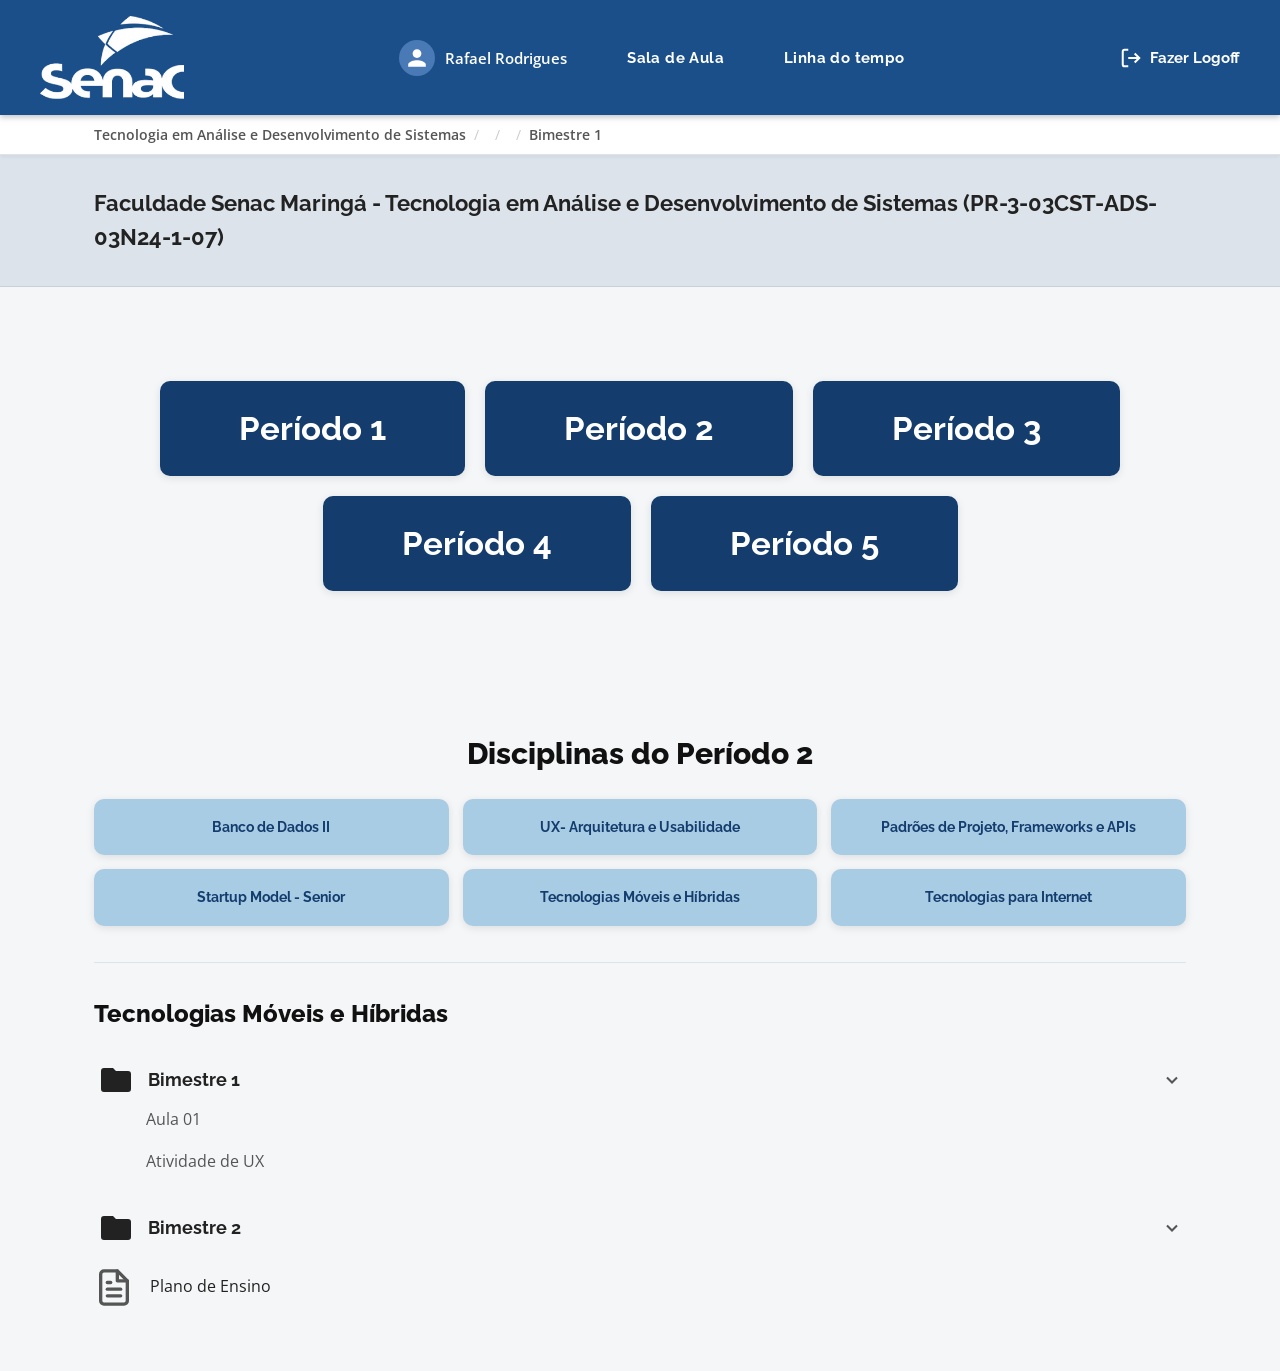
<file: SalaAula.html>
<!DOCTYPE html>
<html lang="pt-BR">
<head>
  <meta charset="UTF-8" />
  <meta name="viewport" content="width=device-width, initial-scale=1.0" />
  <title>Sala de Aula | Senac AVA</title>
  <link rel="preconnect" href="https://fonts.googleapis.com" />
  <link rel="preconnect" href="https://fonts.gstatic.com" crossorigin />
  <link href="https://fonts.googleapis.com/css2?family=Raleway:wght@400;600;700;800&family=Open+Sans:wght@400;600;700&display=swap" rel="stylesheet" />
  <link rel="stylesheet" href="../style/salaAulaStyle.css" />
</head>
<body>

  <header class="cabecalho" role="banner">
    <a href="AVA.html" class="cabecalho__logo" aria-label="Senac – página inicial">
      <img class="logo__senac" src="../imagem/senac.png" alt="Logo Senac" />
    </a>

    <div class="cabecalho__usuario">
      <a class="user__perfil" href="PerfilUsuario.html" aria-label="Perfil de Rafael Rodrigues">
        <div class="cabecalho__avatar" aria-hidden="true">
          <svg xmlns="http://www.w3.org/2000/svg" viewBox="0 0 24 24">
            <path d="M12 12c2.7 0 4.8-2.1 4.8-4.8S14.7 2.4 12 2.4 7.2 4.5 7.2 7.2 9.3 12 12 12zm0 2.4c-3.2 0-9.6 1.6-9.6 4.8v2.4h19.2v-2.4c0-3.2-6.4-4.8-9.6-4.8z"/>
          </svg>
        </div>
        <span>Rafael Rodrigues</span>
      </a>
      <a href="AVA.html#titulo-salas" class="cabecalho__link">Sala de Aula</a>
      <a href="LinhaTempo.html" class="cabecalho__link">Linha do tempo</a>
    </div>

    <nav class="cabecalho__nav" aria-label="Menu principal">
      <a href="Login.html" class="cabecalho__logoff" aria-label="Fazer Logoff">
        <svg xmlns="http://www.w3.org/2000/svg" viewBox="0 0 24 24" aria-hidden="true">
          <path d="M9 21H5a2 2 0 0 1-2-2V5a2 2 0 0 1 2-2h4"/>
          <polyline points="16 17 21 12 16 7"/>
          <line x1="21" y1="12" x2="9" y2="12"/>
        </svg>
        Fazer Logoff
      </a>
    </nav>
  </header>

  <nav class="status-sistema" id="status-navegacao" aria-label="Localização atual">
    <div class="status-sistema__inner">
      <span id="status-curso">Tecnologia em Análise e Desenvolvimento de Sistemas</span>
      <span class="status-sistema__separador">/</span>
      <span id="status-semestre"></span>
      <span class="status-sistema__separador status-sistema__separador--materia">/</span>
      <span id="status-materia"></span>
      <span class="status-sistema__separador status-sistema__separador--bimestre" style="display:none;">/</span>
      <span id="status-bimestre" style="display:none;"></span>
    </div>
  </nav>

  <div class="curso-breadcrumb" role="region" aria-label="Informações do curso">
    <div class="curso-breadcrumb__inner">
      <p class="curso-breadcrumb__titulo">
        Faculdade Senac Maringá - Tecnologia em Análise e Desenvolvimento de Sistemas
        <span class="curso-breadcrumb__codigo">(PR-3-03CST-ADS-03N24-1-07)</span>
      </p>
    </div>
  </div>

  <main class="principal" id="conteudo-principal">

    <section class="semestres" aria-labelledby="titulo-semestres">
      <h2 class="sr-only" id="titulo-semestres">Selecione o Período</h2>
      <div class="semestres__grade" role="list">
        <button class="semestre-btn" data-semestre="1">Período 1</button>
        <button class="semestre-btn " data-semestre="2">Período 2</button>
        <button class="semestre-btn" data-semestre="3">Período 3</button>
        <button class="semestre-btn" data-semestre="4">Período 4</button>
        <button class="semestre-btn" data-semestre="5">Período 5</button>
      </div>
    </section>

    <section class="disciplinas" aria-labelledby="titulo-disciplinas">
      <h2 class="disciplinas__titulo" id="titulo-disciplinas">
        Disciplinas do Período <span class="disciplinas__titulo-num">2</span>
      </h2>
      <div class="disciplinas__grade" role="list">
        <button class="disciplina-btn" data-materia="Banco de Dados II">Banco de Dados II</button>
        <button class="disciplina-btn" data-materia="UX- Arquitetura e Usabilidade">UX- Arquitetura e Usabilidade</button>
        <button class="disciplina-btn" data-materia="Padrões de Projeto, Frameworks e APIs">Padrões de Projeto, Frameworks e APIs</button>
        <button class="disciplina-btn" data-materia="Startup Model - Senior">Startup Model - Senior</button>
        <button class="disciplina-btn" data-materia="Tecnologias Móveis e Híbridas">Tecnologias Móveis e Híbridas</button>
        <button class="disciplina-btn" data-materia="Tecnologias para Internet">Tecnologias para Internet</button>
      </div>
    </section>

    <hr class="divisor" aria-hidden="true" />

    <section class="materia" aria-labelledby="titulo-materia">
      <h2 class="materia__titulo" id="titulo-materia">
        <span class="materia__titulo-num">Tecnologias Móveis e Híbridas</span>
      </h2>

      <div class="bimestre">
        <button class="bimestre__cabecalho" id="bimestre-1-titulo" aria-expanded="true" aria-controls="bimestre-1-conteudo" onclick="toggleBimestre(this)">
          <span class="bimestre__icone-pasta"><svg viewBox="0 0 24 24"><path d="M10 4H4a2 2 0 0 0-2 2v12a2 2 0 0 0 2 2h16a2 2 0 0 0 2-2V8a2 2 0 0 0-2-2h-8l-2-2z"/></svg></span>
          <span class="bimestre__label">Bimestre 1</span>
          <span class="bimestre__seta"><svg viewBox="0 0 24 24"><polyline points="6 9 12 15 18 9"/></svg></span>
        </button>
        <ul class="bimestre__lista" id="bimestre-1-conteudo">
          <li class="material-item"><a href="#" class="material-item__link">Aula 01</a></li>
          <li class="material-item"><a href="#" class="material-item__link">Atividade de UX</a></li>
        </ul>
      </div>

      <div class="bimestre">
        <button class="bimestre__cabecalho" id="bimestre-2-titulo" aria-expanded="false" aria-controls="bimestre-2-conteudo" onclick="toggleBimestre(this)">
          <span class="bimestre__icone-pasta"><svg viewBox="0 0 24 24"><path d="M10 4H4a2 2 0 0 0-2 2v12a2 2 0 0 0 2 2h16a2 2 0 0 0 2-2V8a2 2 0 0 0-2-2h-8l-2-2z"/></svg></span>
          <span class="bimestre__label">Bimestre 2</span>
          <span class="bimestre__seta"><svg viewBox="0 0 24 24"><polyline points="6 9 12 15 18 9"/></svg></span>
        </button>
        <ul class="bimestre__lista bimestre__lista--fechada" id="bimestre-2-conteudo">
            <li class="material-item"><span class="material-item__nome">Conteúdo em breve...</span></li>
        </ul>
      </div>

  
      <a href="#" class="material-item__link">
        <span class="material-item__icone" aria-hidden="true">
          <!-- Inserir o SVG aqui -->
          <svg xmlns="http://www.w3.org/2000/svg" viewBox="0 0 24 24" fill="none" stroke="currentColor" stroke-width="2" stroke-linecap="round" stroke-linejoin="round" style="width: 40px; height: 47px;">
            <path d="M14 2H6a2 2 0 0 0-2 2v16a2 2 0 0 0 2 2h12a2 2 0 0 0 2-2V8z"></path>
            <polyline points="14 2 14 8 20 8"></polyline>
            <line x1="16" y1="13" x2="8" y2="13"></line>
            <line x1="16" y1="17" x2="8" y2="17"></line>
            <polyline points="10 9 9 9 8 9"></polyline>
          </svg>
        </span>
        <span class="material-item__nome">Plano de Ensino</span>
      </a>
  
    
    </section>
  </main>

  <script>
    /* =============================================
       CONTROLE DE SEMESTRES
    ============================================= */
    document.querySelectorAll('.semestre-btn').forEach(btn => {
      btn.addEventListener('click', function () {
        document.querySelectorAll('.semestre-btn').forEach(b => b.classList.remove('semestre-btn--ativo'));
        this.classList.add('semestre-btn--ativo');
        document.querySelectorAll('.disciplina-btn').forEach(b => b.classList.remove('disciplina-btn--ativo'));
        document.querySelectorAll('.bimestre__lista').forEach(l => l.classList.add('bimestre__lista--fechada'));
        document.querySelectorAll('.bimestre__cabecalho').forEach(b => b.setAttribute('aria-expanded', 'false'));
        
        const num = this.dataset.semestre;
        document.querySelector('.disciplinas__titulo-num').textContent = num;
        document.getElementById('status-semestre').textContent = "Semestre " + num;

        // Reset lower breadcrumb levels ao mudar de semestre
        const statusMateria = document.getElementById('status-materia');
        const statusBimestre = document.getElementById('status-bimestre');
        const separadorMateria = document.querySelector('.status-sistema__separador--materia');
        const separadorBimestre = document.querySelector('.status-sistema__separador--bimestre');

        statusMateria.textContent = '';
        statusMateria.style.display = 'none';
        separadorMateria.style.display = 'none';

        statusBimestre.textContent = '';
        statusBimestre.style.display = 'none';
        separadorBimestre.style.display = 'none';
      });
    });

    /* =============================================
       CONTROLE DE DISCIPLINAS
    ============================================= */
    document.querySelectorAll('.disciplina-btn').forEach(btn => {
      btn.addEventListener('click', function () {
        document.querySelectorAll('.disciplina-btn').forEach(b => b.classList.remove('disciplina-btn--ativo'));
        this.classList.add('disciplina-btn--ativo');

        const nomeMateria = this.dataset.materia;
        document.querySelector('.materia__titulo-num').textContent = nomeMateria;

        const statusMateria = document.getElementById('status-materia');
        const separadorMateria = document.querySelector('.status-sistema__separador--materia');
        const statusBimestre = document.getElementById('status-bimestre');
        const separadorBimestre = document.querySelector('.status-sistema__separador--bimestre');

        statusMateria.textContent = nomeMateria;
        statusMateria.style.display = 'inline';
        separadorMateria.style.display = 'inline';

        statusBimestre.textContent = '';
        statusBimestre.style.display = 'none';
        separadorBimestre.style.display = 'none';
      });
    });

    /* =============================================
       TOGGLE BIMESTRE (ACCORDION + STATUS)
    ============================================= */
    function toggleBimestre(btn) {
      const expanded = btn.getAttribute('aria-expanded') === 'true';
      const targetId = btn.getAttribute('aria-controls');
      const lista = document.getElementById(targetId);
      const labelBimestre = btn.querySelector('.bimestre__label').textContent;

      // Fecha todos antes de abrir o novo (Opcional - Estilo Accordion)
      // Se quiser que vários fiquem abertos, remova as próximas duas linhas
      document.querySelectorAll('.bimestre__lista').forEach(l => l.classList.add('bimestre__lista--fechada'));
      document.querySelectorAll('.bimestre__cabecalho').forEach(b => b.setAttribute('aria-expanded', 'false'));

      if (!expanded) {
        btn.setAttribute('aria-expanded', 'true');
        lista.classList.remove('bimestre__lista--fechada');
        
        // ATUALIZA STATUS DO SISTEMA
        const statusBimestre = document.getElementById('status-bimestre');
        const separador = document.querySelector('.status-sistema__separador--bimestre');
        
        statusBimestre.textContent = labelBimestre;
        statusBimestre.style.display = 'inline';
        separador.style.display = 'inline';
      } else {
        btn.setAttribute('aria-expanded', 'false');
        lista.classList.add('bimestre__lista--fechada');
        
        // Esconde o status se fechar
        document.getElementById('status-bimestre').style.display = 'none';
        document.querySelector('.status-sistema__separador--bimestre').style.display = 'none';
      }
    }

    // Iniciar com o primeiro bimestre visível no status
    window.onload = () => {
        const primeiroBtn = document.querySelector('.bimestre__cabecalho');
        if(primeiroBtn && primeiroBtn.getAttribute('aria-expanded') === 'true') {
            const label = primeiroBtn.querySelector('.bimestre__label').textContent;
            document.getElementById('status-bimestre').textContent = label;
            document.getElementById('status-bimestre').style.display = 'inline';
            document.querySelector('.status-sistema__separador--bimestre').style.display = 'inline';
        }
    };
  </script>
</body>
</html>
</file>
<file: style/homeStyle.css>
/* =============================================
       VARIÁVEIS E RESET
    ============================================= */
    :root {
      --azul-senac:      #1a4f8a;
      --azul-escuro:     #143d6e;
      --azul-medio:      #1e6cb5;
      --azul-claro:      #d6eaf8;
      --azul-banner:     #4a90c4;
      --laranja-destaque:#f0a500;
      --branco:          #ffffff;
      --cinza-fundo:     #f4f6f8;
      --cinza-texto:     #555555;
      --cinza-borda:     #dde3ea;
      --sombra-card:     0 2px 8px rgba(0,0,0,.10);
      --radius-card:     8px;
      --radius-input:    6px;
    }

    *, *::before, *::after { box-sizing: border-box; margin: 0; padding: 0; }

    body {
      font-family: 'Open Sans', sans-serif;
      background: var(--cinza-fundo);
      color: var(--cinza-texto);
      min-height: 100vh;
    }

    img { display: block; max-width: 151%; }
    a   { color: inherit; text-decoration: none; }

    /* =============================================
       CABEÇALHO / NAVBAR
    ============================================= */
    .cabecalho {
      background: var(--azul-senac);
      padding: 0 40px;
      height: 115px;
      display: flex;
      align-items: center;
      justify-content: space-between;
      position: sticky;
      top: 0;
      z-index: 100;
      box-shadow: 0 2px 6px rgba(0,0,0,.25);
    }

    /* Logo */
    .cabecalho__logo {
      display: flex;
      align-items: center;
      gap: 6px;
    }

    img.logo__senac {
    width: 9rem;
    }

    /* Usuário */
    .cabecalho__usuario {
      display: flex;
      align-items: center;
      gap: 60px;
      color: var(--branco);
      font-size: .95rem;
      font-weight: 600;
      cursor: pointer;
    }

    .user__perfil {
      display: flex;
      align-items: center;
      gap: 10px;
    }

    .cabecalho__avatar {
      width: 36px;
      height: 36px;
      border-radius: 50%;
      background: #4a7ab5;
      display: flex;
      align-items: center;
      justify-content: center;
      overflow: hidden;
    }

    .cabecalho__avatar svg {
      width: 22px;
      height: 22px;
      fill: var(--branco);
    }

    /* Nav links */
    .cabecalho__nav {
      display: flex;
      align-items: center;
      gap: 32px;
    }

    /*span.sala__de__aula {
      margin: 0px 98px;
    }*/

    a.link__perfil{
      display: flex;
    }

    .cabecalho__link {
      color: var(--branco);
      font-family: 'Raleway', sans-serif;
      font-weight: 700;
      font-size: .95rem;
      letter-spacing: .4px;
      cursor: pointer;
      transition: opacity .2s;
    }
    .cabecalho__link:hover { opacity: .8; }

    /* Logoff */
    .cabecalho__logoff {
      display: flex;
      align-items: center;
      gap: 8px;
      color: var(--branco);
      font-family: 'Raleway', sans-serif;
      font-weight: 700;
      font-size: .95rem;
      cursor: pointer;
      transition: opacity .2s;
    }
    .cabecalho__logoff:hover { opacity: .8; }
    .cabecalho__logoff svg {
      width: 22px;
      height: 22px;
      fill: none;
      stroke: var(--branco);
      stroke-width: 2.2;
    }

    /* =============================================
       BANNER PRINCIPAL
    ============================================= */
    .banner {
      width: 100%;
      background: linear-gradient(135deg, #c7dff0 0%, #e8f4fb 45%, #b8d9ef 100%);
      overflow: hidden;
      position: relative;
      height: 230px;;
      display: flex;
      align-items: center;
      justify-content: center;
    }

    .banner_Imagem{background-size: cover;}

    /* =============================================
       CONTEÚDO PRINCIPAL
    ============================================= */
    .principal {
      max-width: 1140px;
      margin: 32px auto;
    }

    /* =============================================
       SEÇÃO INFORMAÇÕES
    ============================================= */
    .secao-titulo {
      font-family: 'Raleway', sans-serif;
      font-size: 1.35rem;
      font-weight: 700;
      color: #222;
      margin-bottom: 14px;
    }

    .aviso {
      background: var(--branco);
      border-radius: var(--radius-card);
      overflow: hidden;
      box-shadow: var(--sombra-card);
      margin-bottom: 36px;
    }

    .aviso__cabecalho {
      background: var(--azul-medio);
      padding: 18px 24px;
      display: flex;
      align-items: center;
      justify-content: flex-end;
    }

    .aviso__icone-monitor {
      width: 52px;
      height: 52px;
    }

    .aviso__corpo {
      background: var(--azul-claro);
      padding: 24px 32px 28px;
    }

    .aviso__saudacao {
      font-size: .95rem;
      color: var(--cinza-texto);
      margin-bottom: 12px;
    }

    .aviso__texto {
      font-size: .92rem;
      color: var(--cinza-texto);
      line-height: 1.7;
      margin-bottom: 8px;
    }

    .aviso__texto strong { color: #333; }

    .aviso__assinatura {
      font-style: italic;
      font-weight: 700;
      font-size: .92rem;
      color: #444;
      margin-top: 10px;
    }


    img.imgTutorial {
      margin-bottom: 94px;
      width: -webkit-fill-available;
    }

    /* =============================================
       SEÇÃO SALAS DE AULA
    ============================================= */
    .salas-cabecalho {
      display: flex;
      gap: 16px;
      margin-bottom: 24px;
    }

    .salas-cabecalho__busca,
    .salas-cabecalho__categoria {
      flex: 1;
      padding: 11px 16px;
      border: 1px solid var(--cinza-borda);
      border-radius: var(--radius-input);
      background: var(--branco);
      font-family: 'Open Sans', sans-serif;
      font-size: .92rem;
      color: #888;
      outline: none;
      cursor: pointer;
      transition: border-color .2s;
      appearance: none;
    }

    .salas-cabecalho__busca:focus,
    .salas-cabecalho__categoria:focus {
      border-color: var(--azul-medio);
      color: #333;
    }

    /* Grade de cursos */
    .cursos-titulo {
      font-family: 'Raleway', sans-serif;
      font-size: 1rem;
      font-weight: 700;
      color: #333;
      margin-bottom: 16px;
    }

    .cursos-grade {
      display: grid;
      grid-template-columns: repeat(auto-fill, minmax(280px, 1fr));
      gap: 20px;
      column-gap: 40px;
      padding-bottom: 5rem;
    }

    /* Card de curso */
    .curso-card {
      position: relative;
      background: var(--branco);
      border-radius: var(--radius-card);
      overflow: hidden;
      box-shadow: var(--sombra-card);
      transition: transform .22s ease, box-shadow .22s ease;
      cursor: pointer;
    }

    .curso-card:hover {
      transform: translateY(-4px);
      box-shadow: 0 8px 20px rgba(0,0,0,.14);
    }

    .curso-card__full-link {
      position: absolute;
      inset: 0;
      z-index: 1;
      text-decoration: none;
      color: inherit;
    }

    .curso-card__rodape > * {
      position: relative;
      z-index: 2;
    }

    .curso-card__thumbnail {
      width: 100%;
      height: 155px;
      object-fit: cover;
      display: block;
    }

    /* Miniatura placeholder com código */
    .curso-card__imagem, .card__imagem {
      width: 100%;
      height: 155px;
    }



    .curso-card__corpo {
      padding: 14px 16px 16px;
    }

    .curso-card__codigo {
      font-size: .75rem;
      color: #999;
      margin-bottom: 5px;
    }

    .curso-card__nome {
      font-size: .85rem;
      color: #333;
      font-weight: 600;
      line-height: 1.4;
      margin-bottom: 12px;
    }

    .curso-card__rodape {
      display: flex;
      align-items: center;
      justify-content: space-between;
    }

    .curso-card__link-instrutores {
      font-size: .82rem;
      font-weight: 700;
      color: var(--azul-medio);
      cursor: pointer;
      transition: color .18s;
    }
    .curso-card__link-instrutores:hover { color: var(--azul-escuro); }

    .instrutores-container {
      position: relative;
      display: inline-block;
    }

    .balao-instrutores {
      display: none; 
      position: absolute;
      bottom: 120%;    
      left: 0;        
      width: 300px;
      max-height: 400px;
      background: white;
      border: 1px solid #ccc;
      box-shadow: 0 -4px 10px rgba(0,0,0,0.1); 
      z-index: 100;
      border-radius: 4px;
    }

    .balao-instrutores.ativo {
      display: block;
    }

    .balao-conteudo {
      padding: 12px;
    }


    .instrutor-item {
      display: flex;
      align-items: center;
      gap: 12px;
      padding: 10px 0;
      border-bottom: 1px solid #eee;
      font-family: 'Open Sans', sans-serif;
      font-size: 0.85rem;
      color: #333;
    }

    .instrutor-item:last-child {
      border-bottom: none;
    }

    .instrutor-avatar {
      width: 34px;
      height: 34px;
      border-radius: 50%;
      background: #eee;
      object-fit: cover;
    }

    .container-icone {
      display: inline-flex;
      align-items: center;
      justify-content: center;
      width: 45px;
      height: 45px;
      
      /* MUDAR COR DO FUNDO AQUI */
      background-color: #b7b7b7; /* Azul Senac */
      
      border-radius: 22px; /* 50% para redondo, ou menos para quadrado suave */
    }

  

    .curso-card__favorito {
      background: none;
      border: none;
      cursor: pointer;
      padding: 4px;
      transition: transform .18s;
    }
    .curso-card__favorito:hover { transform: scale(1.2); }
    .curso-card__favorito svg {
      width: 22px;
      height: 22px;
      stroke: #aaa;
      fill: none;
      stroke-width: 1.8;
      transition: stroke .18s, fill .18s;
    }
    .curso-card__favorito:hover svg { stroke: var(--laranja-destaque); }
    .curso-card__favorito.ativo svg {
      fill: var(--laranja-destaque);
      stroke: var(--laranja-destaque);
    }

    /* =============================================
       RESPONSIVO
    ============================================= */
    @media (max-width: 768px) {
      .cabecalho { padding: 0 20px; height: auto; padding: 12px 20px; flex-wrap: wrap; gap: 10px; }
      .cabecalho__nav { gap: 16px; }
      .banner { height: auto; padding: 24px 20px; }
      .banner__titulo { font-size: 1.7rem; }
      .banner__icone-livros, .banner__icone-notebook, .banner__foto-esquerda { display: none; }
      .principal { margin: 20px auto; }
      .salas-cabecalho { flex-direction: column; }
      .cursos-grade { grid-template-columns: 1fr; }
    }
</file>
<file: style/LinhaTempoStyle.css>
/* =============================================
   VARIÁVEIS E RESET
   (mesmo token set do projeto Senac)
============================================= */
:root {
  --azul-senac:        #1a4f8a;
  --azul-escuro:       #143d6e;
  --azul-medio:        #1e6cb5;
  --azul-claro:        #d6eaf8;
  --azul-trilha:       #1e6cb5;
  --vermelho-vencido:  #c0392b;
  --vermelho-claro:    #f9e5e3;
  --vermelho-icone:    #e05252;
  --laranja-destaque:  #f0a500;
  --branco:            #ffffff;
  --cinza-fundo:       #f4f6f8;
  --cinza-card:        #ffffff;
  --cinza-texto:       #555555;
  --cinza-borda:       #dde3ea;
  --cinza-data:        #999999;
  --cinza-resumo:      #888888;
  --sombra-card:       0 1px 4px rgba(0, 0, 0, .08);
  --radius-card:       6px;
  --transition:        .22s ease;
}

*, *::before, *::after {
  box-sizing: border-box;
  margin: 0;
  padding: 0;
}

body {
  font-family: 'Open Sans', sans-serif;
  background: var(--cinza-fundo);
  color: var(--cinza-texto);
  min-height: 100vh;
}

a   { color: inherit; text-decoration: none; }
img { display: block; max-width: 100%; }

/* =============================================
   CABEÇALHO / NAVBAR
   (padrão do projeto)
============================================= */
.cabecalho {
  background: var(--azul-senac);
  padding: 0 40px;
  height: 115px;
  display: flex;
  align-items: center;
  justify-content: space-between;
  position: sticky;
  top: 0;
  z-index: 100;
  box-shadow: 0 2px 6px rgba(0, 0, 0, .25);
}

.cabecalho__logo {
  display: flex;
  align-items: center;
}

img.logo__senac {
  width: 9rem;
}

.cabecalho__usuario {
  display: flex;
  align-items: center;
  gap: 60px;
  color: var(--branco);
  font-size: .95rem;
  font-weight: 600;
}

.user__perfil {
  display: flex;
  align-items: center;
  gap: 10px;
  color: var(--branco);
}

.cabecalho__avatar {
  width: 36px;
  height: 36px;
  border-radius: 50%;
  background: #4a7ab5;
  display: flex;
  align-items: center;
  justify-content: center;
}

.cabecalho__avatar svg {
  width: 22px;
  height: 22px;
  fill: var(--branco);
}

.cabecalho__nav {
  display: flex;
  align-items: center;
  gap: 32px;
}

.cabecalho__link {
  color: var(--branco);
  font-family: 'Raleway', sans-serif;
  font-weight: 700;
  font-size: .95rem;
  letter-spacing: .4px;
  transition: opacity var(--transition);
}

.cabecalho__link:hover          { opacity: .8; }
.cabecalho__link--ativo         { padding-bottom: 2px; }

.cabecalho__logoff {
  display: flex;
  align-items: center;
  gap: 8px;
  color: var(--branco);
  font-family: 'Raleway', sans-serif;
  font-weight: 700;
  font-size: .95rem;
  transition: opacity var(--transition);
}
.cabecalho__logoff:hover { opacity: .8; }
.cabecalho__logoff svg {
  width: 22px;
  height: 22px;
  fill: none;
  stroke: var(--branco);
  stroke-width: 2.2;
}

/* =============================================
   LAYOUT PRINCIPAL
============================================= */
.principal {
  max-width: 1080px;
  margin: 0 auto;
  padding: 0 24px 60px;
}

/* =============================================
   CONTAINER DO FLUXO
============================================= */
.fluxo-container {
  background: var(--branco);
  border-radius: 0 0 var(--radius-card) var(--radius-card);
  box-shadow: 0 2px 12px rgba(0, 0, 0, .07);
  padding: 32px 40px 48px;
  margin-top: 0;
  min-height: calc(100vh - 115px);
}

.fluxo-container__topo {
  margin-bottom: 28px;
}

.fluxo-titulo {
  font-family: 'Raleway', sans-serif;
  font-size: 1.6rem;
  font-weight: 700;
  color: #222;
  margin-bottom: 20px;
}

.fluxo-divisor {
  border: none;
  border-top: 1px solid var(--cinza-borda);
}

/* =============================================
   FILTRO
============================================= */
.fluxo-filtro {
  position: relative;
  display: inline-block;
  margin-bottom: 36px;
}

.fluxo-filtro__label {
  position: absolute;
  top: -9px;
  left: 10px;
  font-family: 'Open Sans', sans-serif;
  font-size: .72rem;
  color: var(--azul-medio);
  background: var(--branco);
  padding: 0 4px;
  z-index: 1;
  font-weight: 600;
  letter-spacing: .3px;
}

.fluxo-filtro__wrapper {
  position: relative;
  display: flex;
  align-items: center;
}

.fluxo-filtro__select {
  appearance: none;
  -webkit-appearance: none;
  width: 220px;
  padding: 10px 40px 10px 14px;
  border: 1.5px solid var(--azul-medio);
  border-radius: 4px;
  background: var(--branco);
  font-family: 'Open Sans', sans-serif;
  font-size: .9rem;
  color: #333;
  cursor: pointer;
  outline: none;
  transition: border-color var(--transition);
}

.fluxo-filtro__select:focus {
  border-color: var(--azul-escuro);
  box-shadow: 0 0 0 3px rgba(30, 108, 181, .15);
}

.fluxo-filtro__icone {
  position: absolute;
  right: 12px;
  pointer-events: none;
  display: flex;
  align-items: center;
}

.fluxo-filtro__icone svg {
  width: 16px;
  height: 16px;
  fill: none;
  stroke: var(--azul-medio);
  stroke-width: 2.2;
  stroke-linecap: round;
}

/* =============================================
   LINHA DO TEMPO — wrapper geral
============================================= */
.linha-tempo {
  position: relative;
  padding-left: 0;
}

/* Trilha vertical contínua */
.linha-tempo__trilha {
  position: absolute;
  left: 148px;       /* alinha com o centro dos ícones */
  top: 0;
  bottom: 0;
  width: 2px;
  background: var(--cinza-borda);
  z-index: 0;
}

/* =============================================
   GRUPO (Importantes / Próximos / Recentes)
============================================= */
.grupo-tempo {
  position: relative;
  margin-bottom: 40px;
  transition: opacity .3s ease;
}

.grupo-tempo--vazio {
  opacity: 0;
  pointer-events: none;
}

/* Marcador de seção (bolinha na trilha) */
.grupo-tempo__marcador {
  position: absolute;
  left: 142px;      /* centraliza na trilha (148px - 6px raio) */
  top: 4px;
  z-index: 1;
}

.grupo-tempo__bolinha {
  display: block;
  width: 14px;
  height: 14px;
  border-radius: 50%;
  border: 2px solid var(--cinza-borda);
  background: var(--branco);
}

/* Título do grupo */
.grupo-tempo__titulo {
  font-family: 'Raleway', sans-serif;
  font-size: 1.25rem;
  font-weight: 600;
  color: #444;
  margin-left: 180px;   /* empurra além da trilha */
  margin-bottom: 16px;
  padding-top: 2px;
}

.grupo-tempo__titulo--importante {
  color: var(--vermelho-icone);
}

/* =============================================
   ITEM DE ATIVIDADE
============================================= */
.atividade-item {
  display: grid;
  grid-template-columns: 120px 48px 1fr auto;
  align-items: flex-start;
  gap: 0 16px;
  padding: 16px 0;
  border-bottom: 1px solid var(--cinza-borda);
  position: relative;
  transition: opacity .3s ease, transform .3s ease, max-height .3s ease;
  overflow: hidden;
}

.atividade-item:last-child {
  border-bottom: none;
}

/* Estado: sendo ignorado */
.atividade-item--ignorando {
  opacity: 0;
  transform: translateX(-16px);
  max-height: 0;
  padding: 0;
  border: none;
}

/* ---- Data ---- */
.atividade-item__data {
  font-family: 'Open Sans', sans-serif;
  font-size: .78rem;
  color: var(--cinza-data);
  text-align: right;
  padding-right: 12px;
  padding-top: 3px;
  line-height: 1.4;
  white-space: nowrap;
}

/* ---- Ícone de tarefa ---- */
.atividade-item__icone {
  width: 42px;
  height: 42px;
  flex-shrink: 0;
  display: flex;
  align-items: center;
  justify-content: center;
  position: relative;
  z-index: 1;
}

.atividade-item__icone svg {
  width: 36px;
  height: 36px;
  fill: none;
  stroke: #555;
  stroke-width: 1.6;
  stroke-linecap: round;
  stroke-linejoin: round;
}

/* Ícone vermelho nos importantes */
.atividade-item__icone--importante svg {
  stroke: var(--vermelho-icone);
}

/* ---- Corpo do item ---- */
.atividade-item__corpo {
  display: flex;
  flex-direction: column;
  gap: 4px;
}

.atividade-item__curso {
  font-family: 'Open Sans', sans-serif;
  font-size: .85rem;
  font-weight: 700;
  color: #222;
  line-height: 1.45;
}

.atividade-item__detalhe {
  font-family: 'Open Sans', sans-serif;
  font-size: .82rem;
  color: var(--cinza-texto);
  line-height: 1.5;
}

.atividade-item__detalhe--vencido {
  color: var(--vermelho-vencido);
  font-weight: 600;
}

.atividade-item__detalhe--resumo {
  color: var(--cinza-resumo);
  font-style: italic;
}

/* ---- Ações (botão Ignorar) ---- */
.atividade-item__acoes {
  display: flex;
  align-items: flex-start;
  padding-top: 2px;
  min-width: 80px;
  justify-content: flex-end;
}

/* =============================================
   BOTÃO IGNORAR
============================================= */
.btn-ignorar {
  padding: 7px 16px;
  background: var(--cinza-fundo);
  border: 1px solid var(--cinza-borda);
  border-radius: 4px;
  font-family: 'Open Sans', sans-serif;
  font-size: .8rem;
  color: #555;
  cursor: pointer;
  transition: background var(--transition), border-color var(--transition), color var(--transition);
  white-space: nowrap;
}

.btn-ignorar:hover {
  background: #e8ecf0;
  border-color: #c0c8d0;
  color: #333;
}

.btn-ignorar:active {
  background: #dde3ea;
  transform: scale(.97);
}

/* =============================================
   RESPONSIVO
============================================= */
@media (max-width: 860px) {
  .fluxo-container {
    padding: 24px 20px 40px;
    border-left: none;
  }

  .linha-tempo__trilha { display: none; }

  .grupo-tempo__marcador { display: none; }

  .grupo-tempo__titulo {
    margin-left: 0;
    font-size: 1.1rem;
  }

  .atividade-item {
    grid-template-columns: 80px 36px 1fr auto;
    gap: 0 10px;
  }

  .atividade-item__data {
    font-size: .72rem;
    padding-right: 6px;
  }

  .atividade-item__icone {
    width: 32px;
    height: 32px;
  }

  .atividade-item__icone svg {
    width: 28px;
    height: 28px;
  }

  .atividade-item__curso {
    font-size: .8rem;
  }
}

@media (max-width: 600px) {
  .cabecalho {
    padding: 12px 20px;
    height: auto;
    flex-wrap: wrap;
    gap: 10px;
  }

  .cabecalho__usuario { gap: 20px; }

  .fluxo-filtro__select { width: 180px; }

  .atividade-item {
    grid-template-columns: 60px 32px 1fr;
    grid-template-rows: auto auto;
  }

  /* Botão Ignorar vai para linha abaixo no mobile */
  .atividade-item__acoes {
    grid-column: 2 / 4;
    justify-content: flex-start;
    padding-top: 8px;
    min-width: auto;
  }
}
</file>
<file: style/perfilUsuarioStyle.css>
/* =============================================
       VARIÁVEIS E RESET
    ============================================= */
    :root {
      --azul-senac:      #1a4f8a;
      --azul-escuro:     #143d6e;
      --azul-medio:      #1e6cb5;
      --azul-claro:      #d6eaf8;
      --azul-banner:     #4a90c4;
      --laranja-destaque:#f0a500;
      --branco:          #ffffff;
      --cinza-fundo:     #f4f6f8;
      --cinza-texto:     #555555;
      --cinza-borda:     #dde3ea;
      --sombra-card:     0 2px 8px rgba(0,0,0,.10);
      --radius-card:     8px;
      --radius-input:    6px;
    }

    *, *::before, *::after { box-sizing: border-box; margin: 0; padding: 0; }

    body {
      font-family: 'Open Sans', sans-serif;
      background: var(--cinza-fundo);
      color: var(--cinza-texto);
      min-height: 100vh;
    }

    img { display: block; max-width: 151%; }
    a   { color: inherit; text-decoration: none; }

    /* =============================================
       CABEÇALHO / NAVBAR
    ============================================= */
    .cabecalho {
      background: var(--azul-senac);
      padding: 0 40px;
      height: 115px;
      display: flex;
      align-items: center;
      justify-content: space-between;
      position: sticky;
      top: 0;
      z-index: 100;
      box-shadow: 0 2px 6px rgba(0,0,0,.25);
    }

    /* Logo */
    .cabecalho__logo {
      display: flex;
      align-items: center;
      gap: 6px;
    }

    img.logo__senac {
    width: 9rem;
    }

    /* Usuário */
    .cabecalho__usuario {
      display: flex;
      align-items: center;
      gap: 60px;
      color: var(--branco);
      font-size: .95rem;
      font-weight: 600;
      cursor: pointer;
    }

    .user__perfil {
      display: flex;
      align-items: center;
      gap: 10px;
    }

    .cabecalho__avatar {
      width: 36px;
      height: 36px;
      border-radius: 50%;
      background: #4a7ab5;
      display: flex;
      align-items: center;
      justify-content: center;
      overflow: hidden;
    }

    .cabecalho__avatar svg {
      width: 22px;
      height: 22px;
      fill: var(--branco);
    }

    /* Nav links */
    .cabecalho__nav {
      display: flex;
      align-items: center;
      gap: 32px;
    }

    span.sala__de__aula {
      margin: 0px 98px;
    }

    .cabecalho__link {
      color: var(--branco);
      font-family: 'Raleway', sans-serif;
      font-weight: 700;
      font-size: .95rem;
      letter-spacing: .4px;
      cursor: pointer;
      transition: opacity .2s;
    }
    .cabecalho__link:hover { opacity: .8; }

    /* Logoff */
    .cabecalho__logoff {
      display: flex;
      align-items: center;
      gap: 8px;
      color: var(--branco);
      font-family: 'Raleway', sans-serif;
      font-weight: 700;
      font-size: .95rem;
      cursor: pointer;
      transition: opacity .2s;
    }
    .cabecalho__logoff:hover { opacity: .8; }
    .cabecalho__logoff svg {
      width: 22px;
      height: 22px;
      fill: none;
      stroke: var(--branco);
      stroke-width: 2.2;
    }

      /* Banner de fundo */
    .perfil-banner {
    height: 128px;
    background-image:url("../imagem/blur.jpg"); /* Cor sólida ou imagem com filter: blur(5px) */
    background-size: cover;
    }

    .perfil-container {
    max-width: 1100px;
    margin: 0 auto;
    padding: 0 20px;
    }

    /* --- Avatar SVG --- */
    .perfil-header {
    text-align: center;
    margin-top: -110px; /* Sobe o avatar para o meio do banner */
    }

    .perfil-avatar-wrapper {
    width: 220px;
    height: 220px;
    background-color: #333;
    border-radius: 50%;
    border: 6px solid #fff;
    margin: 0 auto;
    display: flex;
    align-items: center;
    justify-content: center;
    box-shadow: 0 4px 15px rgba(0,0,0,0.2);
    }

    .perfil-svg {
    width: 65%;
    height: 65%;
    fill: #fff;
    }

    .perfil-nome-exibicao {
    font-size: 2.2rem;
    margin-top: 15px;
    font-weight: 600;
    color: #222;
    }

    /* --- Grid de Informações --- */
    .perfil-grid {
    display: grid;
    grid-template-columns: 1fr 1px 1fr;
    gap: 40px;
    margin-top: 50px;
    padding-bottom: 50px;
    }

    .perfil-divisor-v {
    background-color: #ddd;
    }

    /* Estilo das Tabelas (idêntico ao seu print) */

    h2.perfil-titulo-tabela {
    margin-bottom: 13px;
    color: black;
    }

    th {
      color: black;
    }

    .tabela-info {
    width: 100%;
    border-collapse: collapse;
    border: 1px solid #000;
    }

    .tabela-info th, .tabela-info td {
    border: 1px solid #000;
    padding: 12px 15px;
    text-align: left;
    }

    .tabela-info th {
    background-color: #f5f5f5;
    width: 35%;
    font-weight: 600;
    font-size: 0.9rem;
    }

    .tabela-info td {
    background-color: #fff;
    font-size: 0.9rem;
    }

    .perfil-secao-ajuste {
    margin-top: 42px; /* Compensa o título da coluna da esquerda */
    }

    .link-perfil { color: #0056b3; text-decoration: underline; }
    .perfil-lista-simples { list-style: none; padding: 0; }

    /* =============================================
       RESPONSIVO
    ============================================= */
    @media (max-width: 768px) {
      .cabecalho { padding: 0 20px; height: auto; padding: 12px 20px; flex-wrap: wrap; gap: 10px; }
      .cabecalho__nav { gap: 16px; }
      .banner { height: auto; padding: 24px 20px; }
      .banner__titulo { font-size: 1.7rem; }
      .banner__icone-livros, .banner__icone-notebook, .banner__foto-esquerda { display: none; }
      .principal { margin: 20px auto; }
      .salas-cabecalho { flex-direction: column; }
      .cursos-grade { grid-template-columns: 1fr; }
    }
</file>
<file: style/salaAulaStyle.css>
/* =============================================
   VARIÁVEIS E RESET
   (Herda o mesmo token set do homeStyle.css)
============================================= */
:root {
  --azul-senac:       #1a4f8a;
  --azul-escuro:      #143d6e;
  --azul-medio:       #1e6cb5;
  --azul-claro:       #d6eaf8;
  --azul-semestre:    #a8cce4;   /* tom claro dos botões inativos de semestre */
  --laranja-destaque: #f0a500;
  --branco:           #ffffff;
  --cinza-fundo:      #f4f6f8;
  --cinza-texto:      #555555;
  --cinza-borda:      #dde3ea;
  --sombra-card:      0 2px 8px rgba(0, 0, 0, .10);
  --radius-card:      8px;
  --radius-btn:       10px;
  --transition:       .2s ease;
}

*, *::before, *::after {
  box-sizing: border-box;
  margin: 0;
  padding: 0;
}

body {
  font-family: 'Open Sans', sans-serif;
  background: var(--cinza-fundo);
  color: var(--cinza-texto);
  min-height: 100vh;
  margin: 0;
    padding: 0;
}

a   { color: inherit; text-decoration: none; }
img { display: block; max-width: 100%; }

/* Utilitário: visível apenas para leitores de tela */
.sr-only {
  position: absolute;
  width: 1px;
  height: 1px;
  padding: 0;
  margin: -1px;
  overflow: hidden;
  clip: rect(0, 0, 0, 0);
  white-space: nowrap;
  border: 0;
}

/* Estilo da Barra de Status */
.status-sistema {
  background-color: var(--branco);
  border-bottom: 1px solid var(--cinza-borda);
  padding: 10px 0;
  position: sticky;
  top: 115px; /* Altura do seu header */
  z-index: 99; /* Logo abaixo do z-index 100 do header */
  box-shadow: 0 2px 4px rgba(0,0,0,0.05);
}

.status-sistema__inner {
  max-width: 1140px;
  margin: 0 auto;
  padding: 0 24px;
  display: flex;
  align-items: center;
  gap: 8px;
  font-size: 0.85rem;
  font-weight: 600;
  color: var(--cinza-texto);
}

.status-sistema__separador {
  color: #ccc;
  font-weight: 400;
}

#status-materia {
  color: var(--azul-senac);
}

/* =============================================
   CABEÇALHO / NAVBAR
   (idêntico ao AVA.html)
============================================= */
.cabecalho {
  background: var(--azul-senac);
  padding: 0 40px;
  height: 115px;
  display: flex;
  align-items: center;
  justify-content: space-between;
  position: sticky;
  top: 0;
  z-index: 100;
  box-shadow: 0 2px 6px rgba(0, 0, 0, .25);
}

.cabecalho__logo {
  display: flex;
  align-items: center;
  gap: 6px;
}

img.logo__senac {
  width: 9rem;
}

.cabecalho__usuario {
  display: flex;
  align-items: center;
  gap: 60px;
  color: var(--branco);
  font-size: .95rem;
  font-weight: 600;
  cursor: pointer;
}

.user__perfil {
  display: flex;
  align-items: center;
  gap: 10px;
  color: var(--branco);
}

.cabecalho__avatar {
  width: 36px;
  height: 36px;
  border-radius: 50%;
  background: #4a7ab5;
  display: flex;
  align-items: center;
  justify-content: center;
  overflow: hidden;
}

.cabecalho__avatar svg {
  width: 22px;
  height: 22px;
  fill: var(--branco);
}

.cabecalho__nav {
  display: flex;
  align-items: center;
  gap: 32px;
}

.cabecalho__link {
  color: var(--branco);
  font-family: 'Raleway', sans-serif;
  font-weight: 700;
  font-size: .95rem;
  letter-spacing: .4px;
  transition: opacity var(--transition);
}
.cabecalho__link:hover { opacity: .8; }

.cabecalho__logoff {
  display: flex;
  align-items: center;
  gap: 8px;
  color: var(--branco);
  font-family: 'Raleway', sans-serif;
  font-weight: 700;
  font-size: .95rem;
  transition: opacity var(--transition);
}
.cabecalho__logoff:hover { opacity: .8; }
.cabecalho__logoff svg {
  width: 22px;
  height: 22px;
  fill: none;
  stroke: var(--branco);
  stroke-width: 2.2;
}

/* =============================================
   BREADCRUMB DO CURSO
============================================= */
.curso-breadcrumb {
  background: var(--cinza-borda);
  border-bottom: 1px solid #c8d1da;
}

.curso-breadcrumb__inner {
  max-width: 1140px;
  margin: 0 auto;
  padding: 32px 24px;
}

.curso-breadcrumb__titulo {
  font-family: 'Raleway', sans-serif;
  font-size: 1.4rem;
  font-weight: 700;
  color: #222;
  line-height: 1.5;
}

.curso-breadcrumb__codigo {
  font-weight: 700;
  color: #222;
}

/* =============================================
   CONTEÚDO PRINCIPAL
============================================= */
.principal {
  max-width: 1140px;
  margin: 0 auto;
  padding: 40px 24px 60px;
}

/* =============================================
   SEMESTRES — Grade de botões
============================================= */
.semestres {
  margin-bottom: 48px;
}

.semestres__grade {
  display: flex;
  flex-wrap: wrap;
  gap: 20px;
  justify-content: center;
  margin: 54px 0px 9rem 0px;
}

.semestre-btn {
  min-width: 220px;
  padding: 28px 79px;
  border: none;
  border-radius: var(--radius-btn);
  background: var(--azul-escuro);
  color: var(--branco);
  font-family: 'Raleway', sans-serif;
  font-size: 2.05rem;
  font-weight: 700;
  cursor: pointer;
  transition: background var(--transition), transform var(--transition), box-shadow var(--transition);
  box-shadow: var(--sombra-card);
}

.semestre-btn:hover {
  background: var(--azul-medio);
  transform: translateY(-3px);
  box-shadow: 0 6px 16px rgba(0, 0, 0, .18);
}

.semestre-btn--ativo {
  background: var(--azul-semestre);
  color: var(--azul-escuro);
}

.semestre-btn--ativo:hover {
  background: #8fbdd9;
  color: var(--azul-escuro);
}

/* =============================================
   DISCIPLINAS — Título + grade de pills
============================================= */
.disciplinas {
  margin-bottom: 32px;
}

.disciplinas__titulo {
  font-family: 'Raleway', sans-serif;
  font-size: 1.9rem;
  font-weight: 800;
  color: #111;
  text-align: center;
  margin-bottom: 28px;
}

.disciplinas__grade {
  display: grid;
  grid-template-columns: repeat(3, 1fr);
  gap: 14px;
}

.disciplina-btn {
  padding: 18px 20px;
  border: none;
  border-radius: var(--radius-btn);
  background: var(--azul-semestre);
  color: var(--azul-escuro);
  font-family: 'Raleway', sans-serif;
  font-size: .9rem;
  font-weight: 700;
  line-height: 1.4;
  cursor: pointer;
  text-align: center;
  transition: background var(--transition), transform var(--transition), box-shadow var(--transition);
  box-shadow: var(--sombra-card);
}

.disciplina-btn:hover {
  background: #8fbdd9;
  transform: translateY(-2px);
  box-shadow: 0 5px 14px rgba(0, 0, 0, .14);
}

.disciplina-btn--ativo {
  background: var(--azul-escuro);
  color: var(--branco);
}

.disciplina-btn--ativo:hover {
  background: var(--azul-medio);
}

/* =============================================
   DIVISOR
============================================= */
.divisor {
  border: none;
  border-top: 1px solid var(--cinza-borda);
  margin: 36px 0;
}

/* =============================================
   MATÉRIA — Seção de conteúdo
============================================= */
.materia__titulo {
  font-family: 'Raleway', sans-serif;
  font-size: 1.5rem;
  font-weight: 800;
  color: #111;
  margin-bottom: 24px;
}

/* =============================================
   BIMESTRE — Accordion
============================================= */
.bimestre {
  margin-bottom: 8px;
}

/* Cabeçalho / trigger do accordion */
.bimestre__cabecalho {
  display: flex;
  align-items: center;
  gap: 14px;
  width: 100%;
  background: none;
  border: none;
  padding: 10px 4px;
  cursor: pointer;
  text-align: left;
  transition: opacity var(--transition);
}

.bimestre__cabecalho:hover { opacity: .75; }

/* Ícone pasta */
.bimestre__icone-pasta svg {
  width: 36px;
  height: 36px;
  fill: #222;
  display: block;
}

.bimestre__label {
  font-family: 'Raleway', sans-serif;
  font-size: 1.1rem;
  font-weight: 700;
  color: #222;
  flex: 1;
}

/* Seta de accordion */
.bimestre__seta svg {
  width: 20px;
  height: 20px;
  fill: none;
  stroke: #555;
  stroke-width: 2.5;
  display: block;
  transition: transform .25s ease;
}

.bimestre__cabecalho--aberto .bimestre__seta svg {
  transform: rotate(180deg);
}

/* Lista de materiais dentro do bimestre */
.bimestre__lista {
  list-style: none;
  padding-left: 52px;
  overflow: hidden;
  max-height: 600px;
  transition: max-height .3s ease, opacity .3s ease;
  opacity: 1;
}

.bimestre__lista--fechada {
  max-height: 0;
  opacity: 0;
  pointer-events: none;
}

/* =============================================
   ITEM DE MATERIAL
============================================= */
.material-item {
  margin-bottom: 20px;
}

.material-item__link {
  display: flex;
  align-items: center;
  gap: 16px;
  transition: opacity var(--transition);
}

.material-item__link:hover { opacity: .7; }

/* Ícone do arquivo */
.material-item__icone svg {
  width: 34px;
  height: 34px;
  display: block;
  flex-shrink: 0;
}

/* Nome do material */
.material-item__nome {
  font-family: 'Open Sans', sans-serif;
  font-size: .97rem;
  color: #222;
  line-height: 1.4;
}

.material-item__nome--bold {
  font-weight: 700;
}

/* =============================================
   RESPONSIVO
============================================= */
@media (max-width: 900px) {
  .disciplinas__grade {
    grid-template-columns: repeat(2, 1fr);
  }
}

@media (max-width: 768px) {
  .cabecalho {
    padding: 12px 20px;
    height: auto;
    flex-wrap: wrap;
    gap: 10px;
  }

  .cabecalho__usuario { gap: 20px; }
  .cabecalho__nav { gap: 16px; }

  .principal {
    padding: 24px 16px 48px;
  }

  .semestres__grade {
    gap: 12px;
  }

  .semestre-btn {
    min-width: 140px;
    padding: 20px 16px;
    font-size: .9rem;
  }

  .disciplinas__grade {
    grid-template-columns: 1fr;
  }

  .disciplinas__titulo {
    font-size: 1.5rem;
  }

  .bimestre__lista {
    padding-left: 36px;
  }
}

@media (max-width: 480px) {
  .semestres__grade {
    justify-content: flex-start;
  }

  .semestre-btn {
    min-width: calc(50% - 6px);
  }
}
</file>
